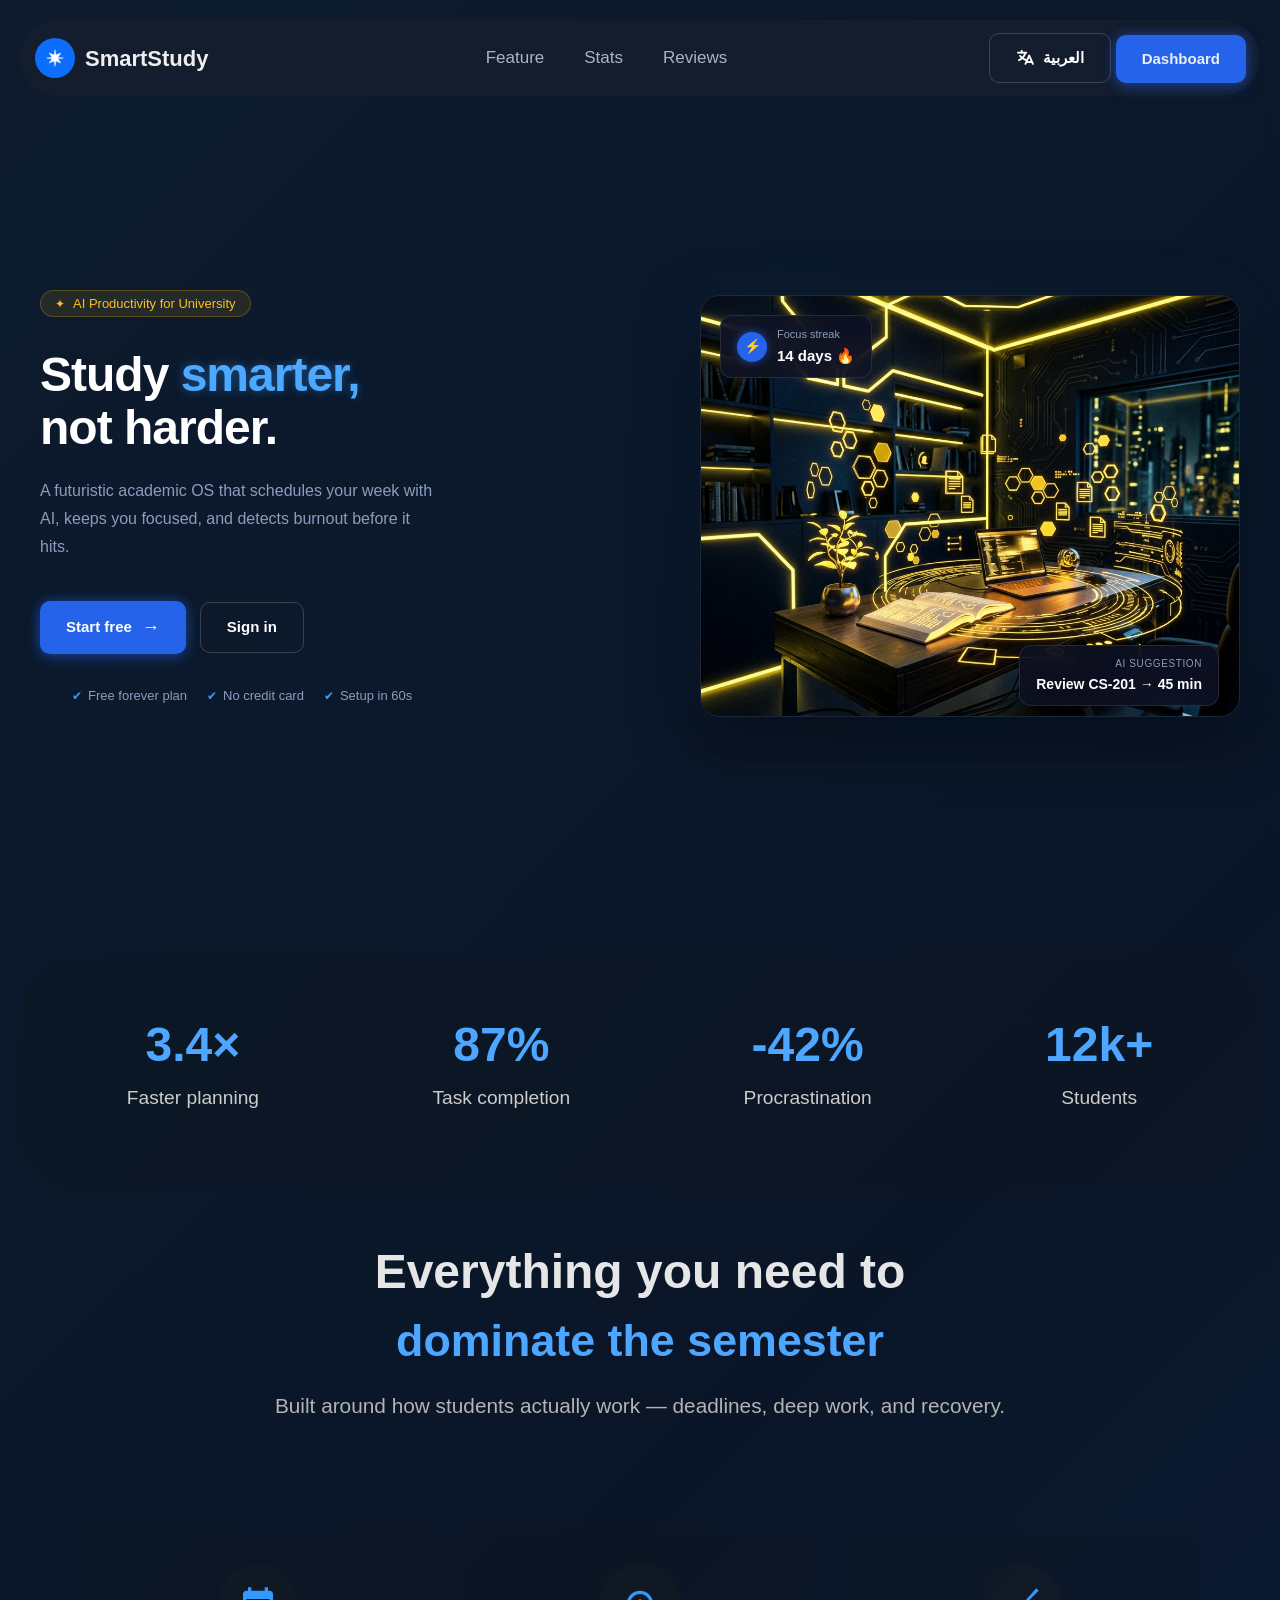
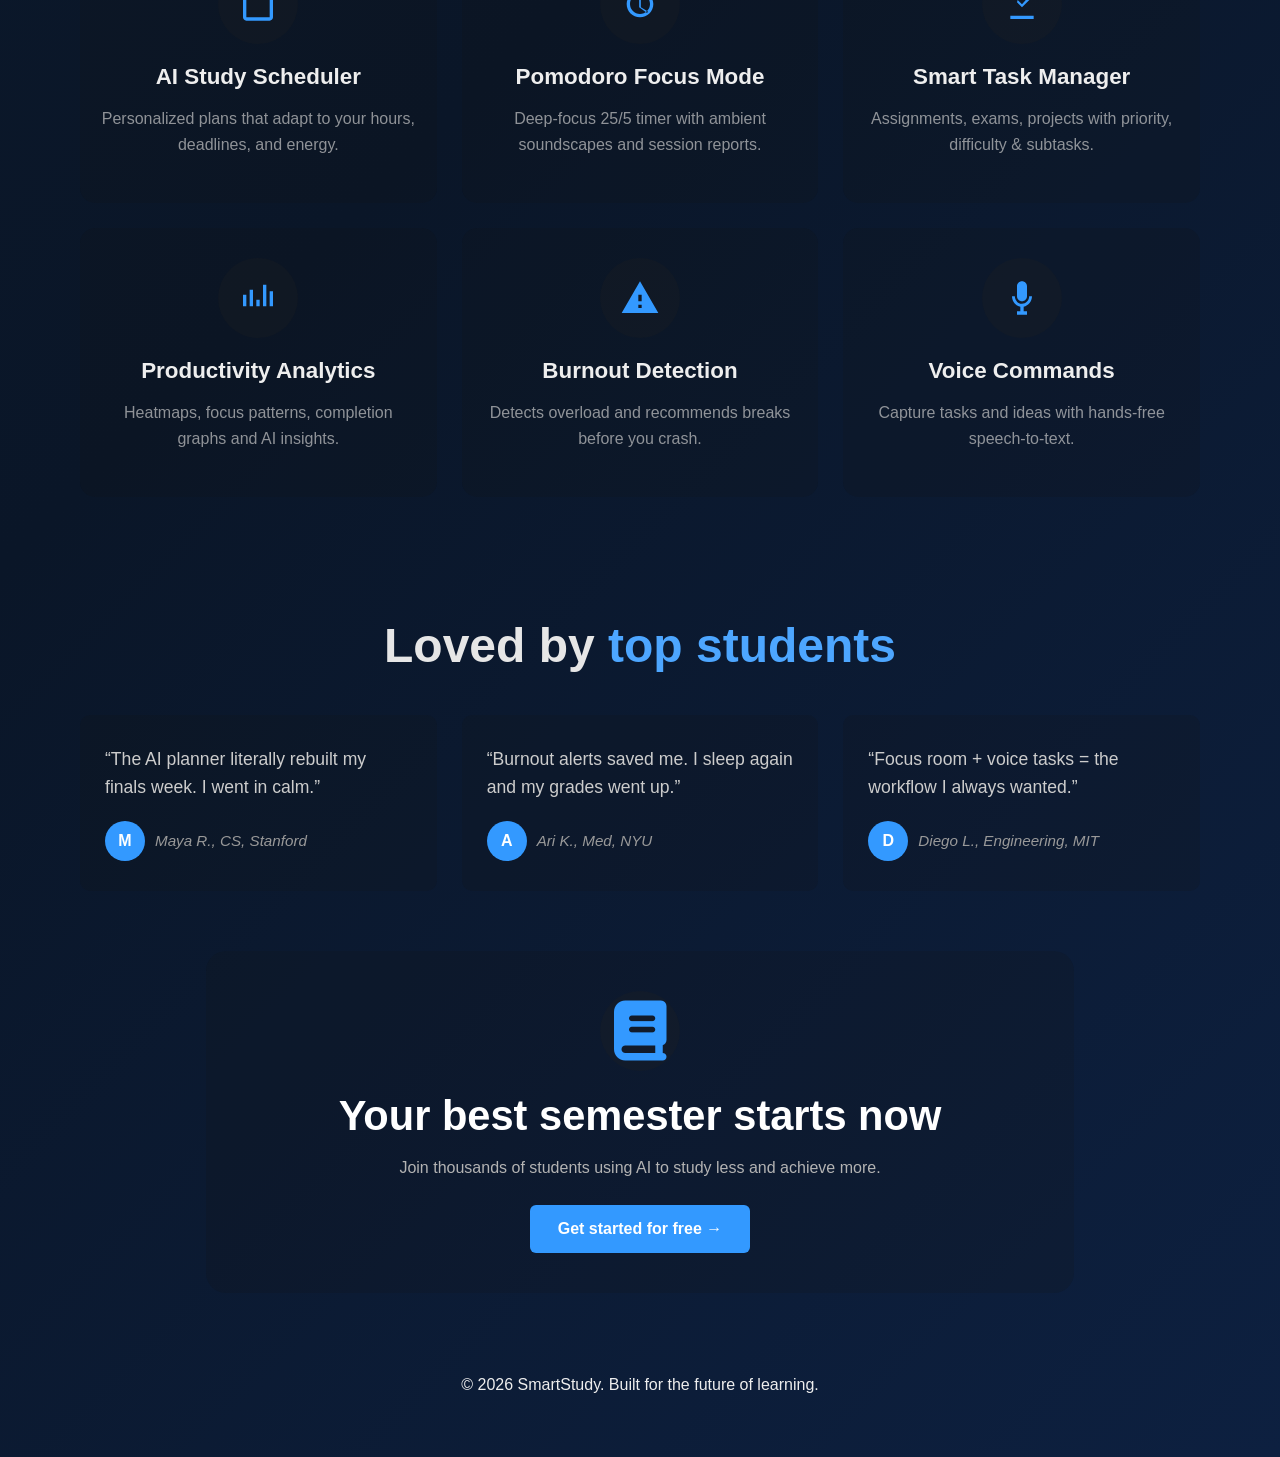
<file: index.html>
<!DOCTYPE html>
<html lang="en">
<head>
<meta charset="UTF-8">
<meta name="viewport" content="width=device-width, initial-scale=1.0">
<link rel="stylesheet" href="css/all.min.css">
<link rel="stylesheet" href="css/bootstrap.min.css">
<link rel="stylesheet" href="css/three.css">
<title>Study Planner</title>
</head>
<body>

<div class="All">
<header class="nav">
  <div class="navbar">
    <div class="logo">
      <div class="logo-icon">
        <svg width="20" height="20" viewBox="0 0 24 24" fill="none" xmlns="http://www.w3.org/2000/svg">
          <path d="M12 2L13.09 8.26L19 6L15.45 11.25L22 12L15.45 12.75L19 18L13.09 15.74L12 22L10.91 15.74L5 18L8.55 12.75L2 12L8.55 11.25L5 6L10.91 8.26L12 2Z" fill="white" stroke="white" stroke-width="0.5" stroke-linejoin="round"/>
        </svg>
      </div>
      <span class="logo-text">SmartStudy</span>
    </div>
  </div>

  <div class="list">
    <ul>
      <li><a href="#target-text" data-en="Feature" data-ar="المميزات">Feature</a></li>
      <li><a href="#state" data-en="Stats" data-ar="الإحصائيات">Stats</a></li>
      <li><a href="#review" data-en="Reviews" data-ar="آراء الطلاب">Reviews</a></li>
    </ul>
  </div>

  <div class="btn1">
    <a class="bt" href="#" role="button" id="lang-toggle">
      <i class="fa-solid fa-language"></i> <span id="lang-text">العربية</span>
    </a>
    <a class="btn btn-primary" href="dashboard.html" role="button" data-en="Dashboard" data-ar="لوحة التحكم">Dashboard</a>
  </div>
</header>
</div>

<section class="hero">
  <!-- ══ LEFT ══ -->
  <div class="hero-left">
    <span class="badge">
      <span class="badge-star">✦</span>
      <span data-en="AI Productivity for University" data-ar="إنتاجية بالذكاء الاصطناعي للجامعة">AI Productivity for University</span>
    </span>

    <h1 class="hero-title"
        data-en-html="Study <span class='highlight'>smarter,</span><br> not harder."
        data-ar-html="ادرس <span class='highlight'>بذكاء،</span><br> مش بجهد زايد.">
      Study <span class="highlight">smarter,</span><br>
      not harder.
    </h1>

    <p class="hero-subtitle"
       data-en="A futuristic academic OS that schedules your week with AI, keeps you focused, and detects burnout before it hits."
       data-ar="نظام أكاديمي مستقبلي بيرتب أسبوعك بالذكاء الاصطناعي، يخليك مركّز، وبيكتشف الإرهاق قبل ما يصير.">
      A futuristic academic OS that schedules your week with AI, keeps you focused, and detects burnout before it hits.
    </p>

    <div class="hero-buttons">
      <a href="dashboard.html" class="btn-primary" id="btn-start">
        <span data-en="Start free" data-ar="ابدأ مجانًا">Start free</span> <span class="arrow">→</span>
      </a>
      <a href="signup.html" class="btn-secondary" id="btn-signin" data-en="Sign in" data-ar="تسجيل الدخول">Sign in</a>
    </div>

    <ul class="trust-list">
      <li data-en="Free forever plan" data-ar="خطة مجانية للأبد">Free forever plan</li>
      <li data-en="No credit card" data-ar="بدون بطاقة ائتمان">No credit card</li>
      <li data-en="Setup in 60s" data-ar="إعداد خلال 60 ثانية">Setup in 60s</li>
    </ul>
  </div>

  <!-- ══ RIGHT ══ -->
  <div class="hero-right">
    <div class="hero-image-wrap">
      <div class="float-card float-card-top">
        <span class="flash-icon">⚡</span>
        <div class="card-text">
          <div class="label" data-en="Focus streak" data-ar="أيام التركيز المتتالية">Focus streak</div>
          <div class="value" data-en="14 days 🔥" data-ar="14 يوم 🔥">14 days 🔥</div>
        </div>
      </div>

      <div class="image-clip">
        <img src="image/hero_study_room_1779701119443.png" alt="Futuristic AI-powered study room with glowing yellow neon elements" />
        <div class="float-card float-card-bottom">
          <div class="label" data-en="AI Suggestion" data-ar="اقتراح الذكاء الاصطناعي">AI Suggestion</div>
          <div class="suggestion" data-en="Review CS-201 → 45 min" data-ar="مراجعة CS-201 ← 45 دقيقة">Review CS-201 → 45 min</div>
        </div>
      </div>
    </div>
  </div>
</section>

<section id="state" class="stats-container">
  <div class="stat">
    <h2>3.4×</h2>
    <p data-en="Faster planning" data-ar="تخطيط أسرع">Faster planning</p>
  </div>
  <div class="stat">
    <h2>87%</h2>
    <p data-en="Task completion" data-ar="إنجاز المهام">Task completion</p>
  </div>
  <div class="stat">
    <h2>-42%</h2>
    <p data-en="Procrastination" data-ar="التسويف">Procrastination</p>
  </div>
  <div class="stat">
    <h2>12k+</h2>
    <p data-en="Students" data-ar="طالب">Students</p>
  </div>
</section>

<div class="bannerr">
  <h1 data-en-html="Everything you need to <br><span class='ban1'>dominate the semester</span>"
      data-ar-html="كل اللي بتحتاجه عشان <br><span class='ban1'>تتفوق على الفصل الدراسي</span>">
    Everything you need to <br><span class="ban1">dominate the semester</span>
  </h1>
  <p data-en="Built around how students actually work — deadlines, deep work, and recovery."
     data-ar="مصمم حسب طريقة شغل الطلاب الحقيقية — المواعيد النهائية، التركيز العميق، والراحة.">
    Built around how students actually work — deadlines, deep work, and recovery.
  </p>
</div>

<section id="target-text" class="features">
  <div class="feature">
    <div class="icon">
      <svg xmlns="http://www.w3.org/2000/svg" viewBox="0 0 24 24"><path d="M19 4h-1V2h-2v2H8V2H6v2H5c-1.1 0-2 .9-2 2v14c0 1.1.9 2 2 2h14c1.1 0 2-.9 2-2V6c0-1.1-.9-2-2-2zm0 16H5V9h14v11z"/></svg>
    </div>
    <h3 data-en="AI Study Scheduler" data-ar="مجدول الدراسة الذكي">AI Study Scheduler</h3>
    <p data-en="Personalized plans that adapt to your hours, deadlines, and energy."
       data-ar="خطط مخصصة تتأقلم مع وقتك، مواعيدك النهائية، ومستوى طاقتك.">
      Personalized plans that adapt to your hours, deadlines, and energy.
    </p>
  </div>

  <div class="feature">
    <div class="icon">
      <svg xmlns="http://www.w3.org/2000/svg" viewBox="0 0 24 24"><path d="M12 20c4.41 0 8-3.59 8-8s-3.59-8-8-8-8 3.59-8 8 3.59 8 8 8zm0-14c3.31 0 6 2.69 6 6s-2.69 6-6 6-6-2.69-6-6 2.69-6 6-6zm-.5 3h1v5l4.25 2.52-.5.86L11.5 14V9z"/></svg>
    </div>
    <h3 data-en="Pomodoro Focus Mode" data-ar="وضع التركيز بومودورو">Pomodoro Focus Mode</h3>
    <p data-en="Deep-focus 25/5 timer with ambient soundscapes and session reports."
       data-ar="مؤقت تركيز عميق 25/5 مع أصوات محيطة وتقارير للجلسات.">
      Deep-focus 25/5 timer with ambient soundscapes and session reports.
    </p>
  </div>

  <div class="feature">
    <div class="icon">
      <svg xmlns="http://www.w3.org/2000/svg" viewBox="0 0 24 24"><path d="M9 11l3 3L22 4l-1.41-1.42L12 12.17l-2.59-2.58L9 11zM5 19h14v2H5v-2z"/></svg>
    </div>
    <h3 data-en="Smart Task Manager" data-ar="مدير مهام ذكي">Smart Task Manager</h3>
    <p data-en="Assignments, exams, projects with priority, difficulty & subtasks."
       data-ar="واجبات، امتحانات، مشاريع مع أولوية، صعوبة، ومهام فرعية.">
      Assignments, exams, projects with priority, difficulty & subtasks.
    </p>
  </div>

  <div class="feature">
    <div class="icon">
      <svg xmlns="http://www.w3.org/2000/svg" viewBox="0 0 24 24"><path d="M3 17h2v-7H3v7zm4 0h2V7H7v10zm4 0h2v-4h-2v4zm4 0h2V4h-2v13zm4 0h2v-9h-2v9z"/></svg>
    </div>
    <h3 data-en="Productivity Analytics" data-ar="تحليلات الإنتاجية">Productivity Analytics</h3>
    <p data-en="Heatmaps, focus patterns, completion graphs and AI insights."
       data-ar="خرائط حرارية، أنماط التركيز، رسوم بيانية للإنجاز، ورؤى ذكاء اصطناعي.">
      Heatmaps, focus patterns, completion graphs and AI insights.
    </p>
  </div>

  <div class="feature">
    <div class="icon">
      <svg xmlns="http://www.w3.org/2000/svg" viewBox="0 0 24 24"><path d="M1 21h22L12 2 1 21zm12-3h-2v-2h2v2zm0-4h-2v-4h2v4z"/></svg>
    </div>
    <h3 data-en="Burnout Detection" data-ar="كشف الإرهاق">Burnout Detection</h3>
    <p data-en="Detects overload and recommends breaks before you crash."
       data-ar="بيكتشف الضغط الزايد وبيقترح استراحات قبل ما تنهار.">
      Detects overload and recommends breaks before you crash.
    </p>
  </div>

  <div class="feature">
    <div class="icon">
      <svg xmlns="http://www.w3.org/2000/svg" viewBox="0 0 24 24"><path d="M12 14c1.66 0 3-1.34 3-3V5c0-1.66-1.34-3-3-3S9 3.34 9 5v6c0 1.66 1.34 3 3 3zm4.3-3c0 2.49-2.01 4.5-4.3 4.5S7.7 13.49 7.7 11H6c0 3.04 2.13 5.58 5 6.32V20H9v2h6v-2h-2v-2.68c2.87-.74 5-3.28 5-6.32h-1.7z"/></svg>
    </div>
    <h3 data-en="Voice Commands" data-ar="أوامر صوتية">Voice Commands</h3>
    <p data-en="Capture tasks and ideas with hands-free speech-to-text."
       data-ar="سجّل مهامك وأفكارك بدون ما تستخدم إيدك، بس بصوتك.">
      Capture tasks and ideas with hands-free speech-to-text.
    </p>
  </div>
</section>

<section id="review" class="testimonials">
  <h2 data-en-html="Loved by <span class='test1'>top students</span>"
      data-ar-html="بيحبوه <span class='test1'>أفضل الطلاب</span>">
    Loved by <span class="test1">top students</span>
  </h2>

  <div class="testimonial-boxes">
    <div class="testimonial">
      <p data-en="“The AI planner literally rebuilt my finals week. I went in calm.”"
         data-ar="«المخطط الذكي غيّر أسبوع امتحاناتي بالكامل. دخلت الامتحانات وأنا مرتاحة.»">
        “The AI planner literally rebuilt my finals week. I went in calm.”
      </p>
      <div class="author">
        <div class="avatar">M</div>
        <span data-en="Maya R., CS, Stanford" data-ar="مايا ر.، علوم حاسوب، ستانفورد">Maya R., CS, Stanford</span>
      </div>
    </div>

    <div class="testimonial">
      <p data-en="“Burnout alerts saved me. I sleep again and my grades went up.”"
         data-ar="«تنبيهات الإرهاق أنقذتني. رجعت أنام منيح وعلاماتي ارتفعت.»">
        “Burnout alerts saved me. I sleep again and my grades went up.”
      </p>
      <div class="author">
        <div class="avatar">A</div>
        <span data-en="Ari K., Med, NYU" data-ar="آري ك.، طب، جامعة نيويورك">Ari K., Med, NYU</span>
      </div>
    </div>

    <div class="testimonial">
      <p data-en="“Focus room + voice tasks = the workflow I always wanted.”"
         data-ar="«غرفة التركيز + المهام الصوتية = أسلوب العمل اللي كنت دايمًا بدوّر عليه.»">
        “Focus room + voice tasks = the workflow I always wanted.”
      </p>
      <div class="author">
        <div class="avatar">D</div>
        <span data-en="Diego L., Engineering, MIT" data-ar="دييغو ل.، هندسة، MIT">Diego L., Engineering, MIT</span>
      </div>
    </div>
  </div>
</section>

<section class="banner">
  <div class="icon">
    <i class="fa-solid fa-book"></i>
  </div>
  <h1 data-en="Your best semester starts now" data-ar="أفضل فصل دراسي ليك بيبدأ هلق">Your best semester starts now</h1>
  <p data-en="Join thousands of students using AI to study less and achieve more."
     data-ar="انضم لآلاف الطلاب اللي بيستخدموا الذكاء الاصطناعي يدرسوا أقل ويحققوا أكتر.">
    Join thousands of students using AI to study less and achieve more.
  </p>
  <button data-en="Get started for free →" data-ar="ابدأ مجانًا ←">Get started for free →</button>
</section>

<footer>
  <p data-en="© 2026 SmartStudy. Built for the future of learning."
     data-ar="© 2026 سمارت ستدي. مصمم لمستقبل التعلّم.">
    © 2026 SmartStudy. Built for the future of learning.
  </p>
</footer>

<script src="js/index.js"></script>
</body>
</html>
</file>
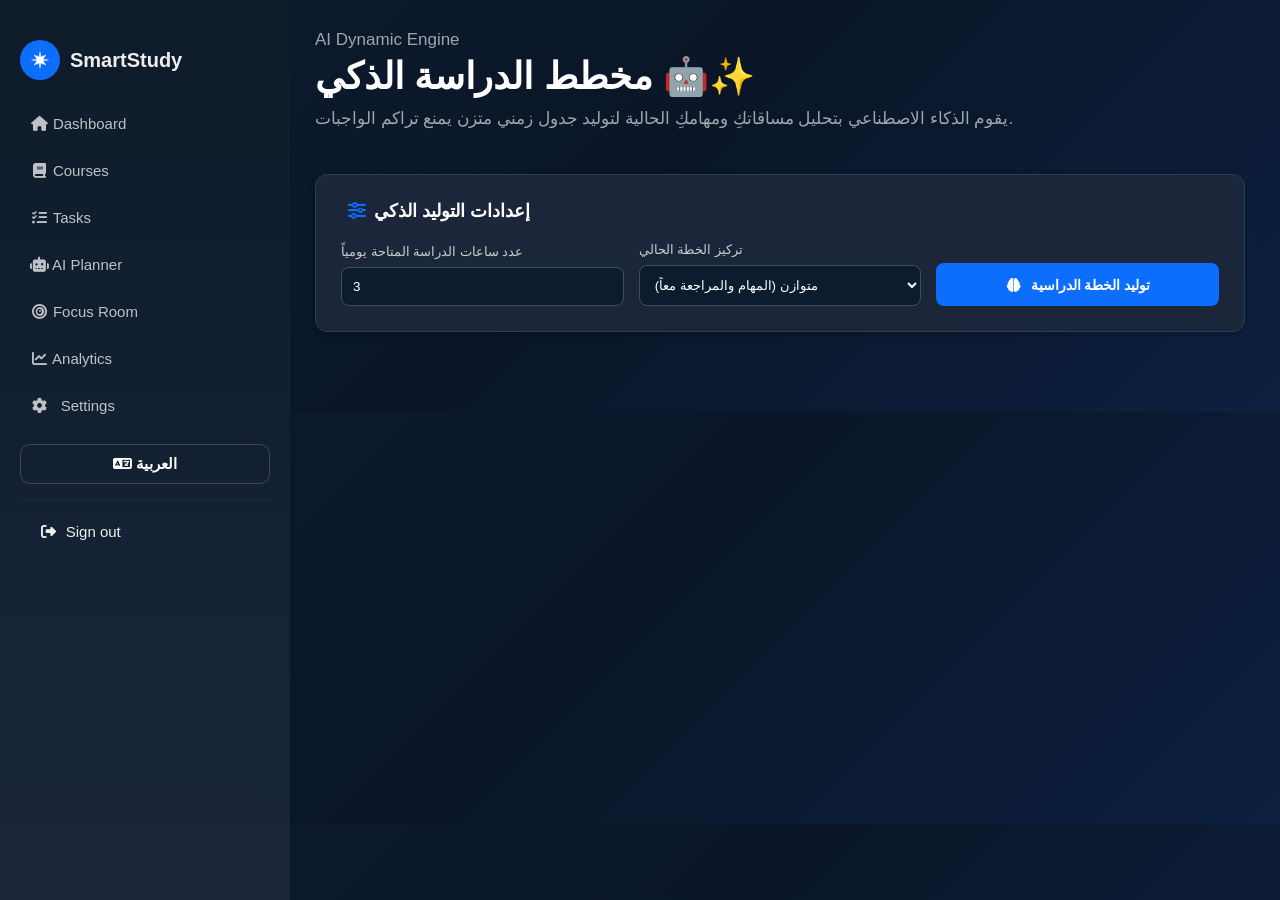
<file: ai-planner.html>
<!DOCTYPE html>
<html lang="en">
<head>
<meta charset="UTF-8">
<title>SmartStudy - AI Planner</title>
<link rel="stylesheet" href="css/all.min.css">
<link rel="stylesheet" href="https://cdnjs.cloudflare.com/ajax/libs/font-awesome/6.5.0/css/all.min.css">
<link rel="stylesheet" href="css/two.css">
</head>
<body>

<button class="toggle-btn"><i class="fas fa-bars"></i></button>

<div class="sidebar" id="sidebar">
<div class="logo">
    <div class="logo-icon">
      <svg width="20" height="20" viewBox="0 0 24 24" fill="none" xmlns="http://www.w3.org/2000/svg">
        <path d="M12 2L13.09 8.26L19 6L15.45 11.25L22 12L15.45 12.75L19 18L13.09 15.74L12 22L10.91 15.74L5 18L8.55 12.75L2 12L8.55 11.25L5 6L10.91 8.26L12 2Z" fill="white" stroke="white" stroke-width="0.5" stroke-linejoin="round"/>
      </svg>
    </div>
    <span class="logo-text">SmartStudy</span>
</div>
<ul class="menu">
    <li><a href="dashboard.html" style="color:inherit; text-decoration:none;"><i class="fas fa-home"></i> Dashboard</a></li>
    <li><a href="courses.html" style="color:inherit; text-decoration:none;"><i class="fas fa-book"></i> Courses</a></li>
    <li><a href="tasks.html" style="color:inherit; text-decoration:none;"><i class="fas fa-tasks"></i> Tasks</a></li>
    <li class="active"><a href="ai-planner.html" style="color:inherit; text-decoration:none;"><i class="fas fa-robot"></i> AI Planner</a></li>
    <li><a href="focus-room.html" style="color:inherit; text-decoration:none;"><i class="fas fa-bullseye"></i> Focus Room</a></li>
    <li><a href="analytics.html" style="color:inherit; text-decoration:none;"><i class="fas fa-chart-line"></i> Analytics</a></li>
    <li><i class="fas fa-cog"></i> Settings</li>
</ul>
<div class="language">
    <button><i class="fas fa-language"></i> العربية</button>
</div>
<div class="profile-box">
    <div class="profile-header">
      <div class="profile-icon">A</div>
      <div class="profile-text">
        <p class="profile-name">Dania aborass</p>
        <p class="profile-email">aboradania070@gmail.com</p>
      </div>
    </div>
    <div class="signout">
      <i class="fas fa-sign-out-alt"></i>
      <span>Sign out</span>
    </div>
</div>
</div>

<div class="main-content" style="padding-top: 30px;">
  
  <div class="greeting-box" style="margin-bottom: 25px;">
    <p class="time-text">AI Dynamic Engine</p>
    <p class="name-line">مخطط الدراسة الذكي 🤖✨</p>
    <p class="sub-text">يقوم الذكاء الاصطناعي بتحليل مساقاتكِ ومهامكِ الحالية لتوليد جدول زمني متزن يمنع تراكم الواجبات.</p>
  </div>

  <div class="box" style="padding: 25px; margin-bottom: 25px; background: #1b263b; border-radius: 12px; border: 1px solid #2c3d52;">
    <h3 style="margin-top:0; margin-bottom:20px; font-size:18px; font-weight: bold; color: #fff;"><i class="fas fa-sliders-h" style="color: #0D6EFD; margin-left: 5px;"></i> إعدادات التوليد الذكي</h3>
    
    <form id="planner-form" style="display: grid; grid-template-columns: repeat(auto-fit, minmax(220px, 1fr)); gap: 15px; align-items: end;">
      <div>
        <label style="display:block; margin-bottom:8px; font-size:13px; color:#ccc;">عدد ساعات الدراسة المتاحة يومياً</label>
        <input type="number" id="study-hours" min="1" max="12" value="3" required style="width:100%; padding:11px; border-radius:8px; border:1px solid #3a4f66; background:#0d1b2e; color:#fff; box-sizing: border-box;">
      </div>
      <div>
        <label style="display:block; margin-bottom:8px; font-size:13px; color:#ccc;">تركيز الخطة الحالي</label>
        <select id="plan-priority" style="width:100%; padding:11px; border-radius:8px; border:1px solid #3a4f66; background:#0d1b2e; color:#fff; box-sizing: border-box;">
          <option value="balanced">متوازن (المهام والمراجعة معاً)</option>
          <option value="urgent">التركيز على الواجبات القريبة أولاً</option>
          <option value="intensive">مكثف (إنهاء الواجبات في أقل وقت)</option>
        </select>
      </div>
      <div>
        <button type="submit" class="btn-generate" style="width: 100%; height: 43px; margin: 0; background: #0D6EFD; color: white; border: none; padding: 0 20px; border-radius: 8px; font-weight: bold; cursor: pointer; display: flex; align-items: center; justify-content: center; gap: 8px;">
          <i class="fas fa-brain"></i> توليد الخطة الدراسية
        </button>
      </div>
    </form>
  </div>

  <div id="ai-loading" style="display: none; text-align: center; padding: 40px;">
    <i class="fas fa-spinner fa-spin" style="font-size: 40px; color: #0D6EFD; margin-bottom: 15px;"></i>
    <p style="color: #b0c4de; font-size: 16px; margin: 0;">يقوم الذكاء الاصطناعي بتحليل البيانات وجدولة المواعيد...</p>
  </div>

  <div id="planner-output" style="display: none; display: grid; grid-template-columns: 1fr; gap: 20px;">
  </div>

</div>

<script src="js/ai-planner.js"></script>
</body>
</html>
</file>
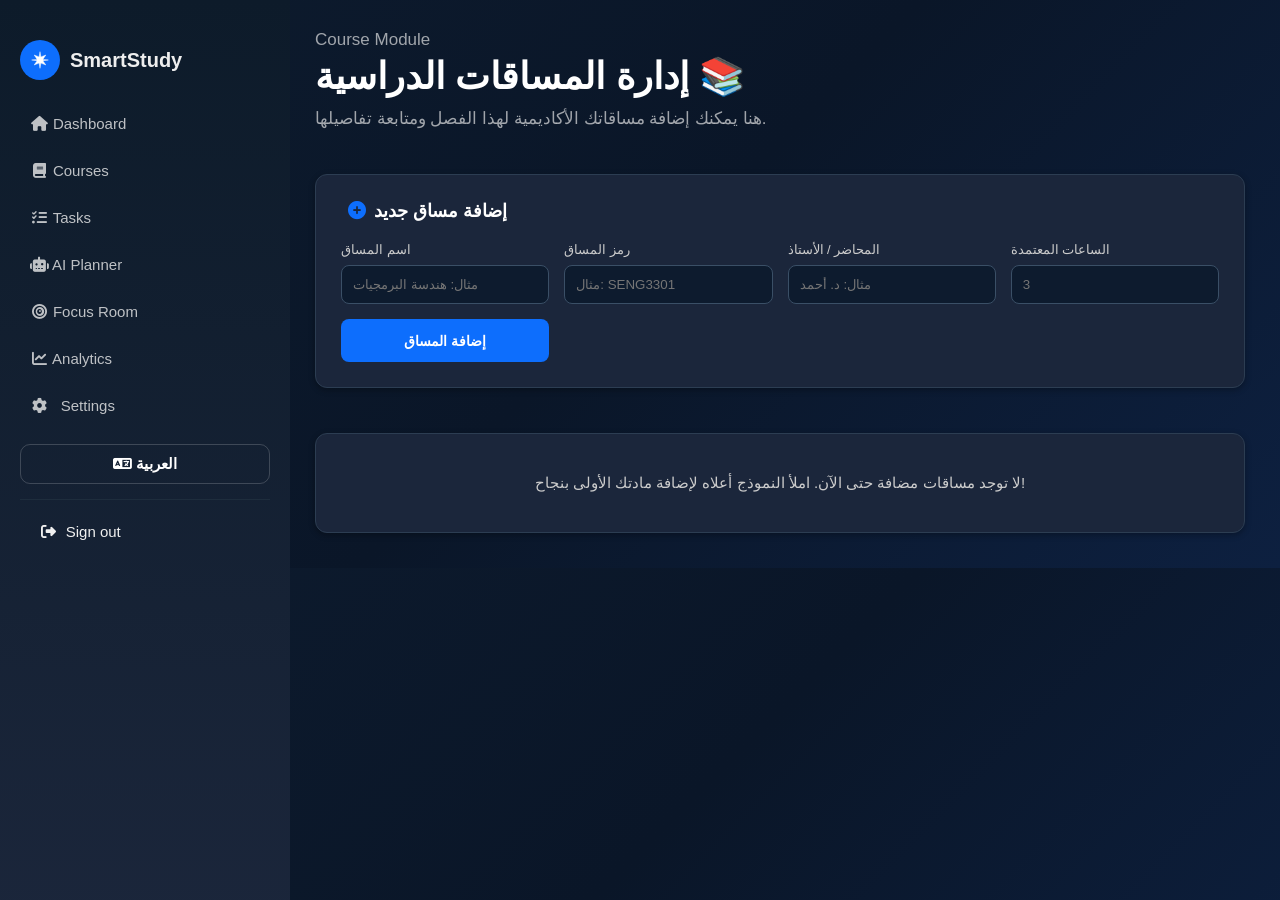
<file: courses.html>
<!DOCTYPE html>
<html lang="en">
<head>
<meta charset="UTF-8">
<title>SmartStudy - Courses Management</title>
<link rel="stylesheet" href="css/all.min.css">
<link rel="stylesheet" href="https://cdnjs.cloudflare.com/ajax/libs/font-awesome/6.5.0/css/all.min.css">
<link rel="stylesheet" href="css/two.css">
</head>
<body>

<!-- زر الهامبرجر للموبايل -->
<button class="toggle-btn"><i class="fas fa-bars"></i></button>

<!-- القائمة الجانبية الموحدة (Sidebar) -->
<div class="sidebar" id="sidebar">

<div class="logo">
   <a href="index.html">
    <div class="logo-icon">
      <svg width="20" height="20" viewBox="0 0 24 24" fill="none" xmlns="http://www.w3.org/2000/svg">
        <path d="M12 2L13.09 8.26L19 6L15.45 11.25L22 12L15.45 12.75L19 18L13.09 15.74L12 22L10.91 15.74L5 18L8.55 12.75L2 12L8.55 11.25L5 6L10.91 8.26L12 2Z" fill="white" stroke="white" stroke-width="0.5" stroke-linejoin="round"/>
      </svg>
    </div>
   </a>
    
    <span class="logo-text">SmartStudy</span>
</div>
<ul class="menu">
   <li><a href="dashboard.html" style="color:inherit; text-decoration:none;"><i class="fas fa-home"></i> Dashboard</a></li>
    <li class="active"><a href="courses.html" style="color:inherit; text-decoration:none;"><i class="fas fa-book"></i> Courses</a></li>
    <li><a href="tasks.html" style="color:inherit; text-decoration:none;"><i class="fas fa-tasks"></i> Tasks</a></li>
    <li><a href="ai-planner.html" style="color:inherit; text-decoration:none;"><i class="fas fa-robot"></i> AI Planner</a></li>
    <li><a href="focus-room.html" style="color:inherit; text-decoration:none;"><i class="fas fa-bullseye"></i> Focus Room</a></li>
    <li><a href="analytics.html" style="color:inherit; text-decoration:none;"><i class="fas fa-chart-line"></i> Analytics</a></li>
    <li><i class="fas fa-cog"></i> Settings</li>
</ul>
<div class="language">
    <button><i class="fas fa-language"></i> العربية</button>
</div>
<div class="profile-box">
    <div class="profile-header">
      <div class="profile-icon">A</div>
      <div class="profile-text">
        <p class="profile-name">Dania aborass</p>
        <p class="profile-email">aboradania070@gmail.com</p>
      </div>
    </div>
    <div class="signout">
      <i class="fas fa-sign-out-alt"></i>
      <span>Sign out</span>
    </div>
</div>
</div>

<!-- المحتوى الرئيسي لصفحة الكورسات -->
<div class="main-content" style="padding-top: 30px;">
  
  <!-- عنوان الصفحة -->
  <div class="greeting-box" style="margin-bottom: 25px;">
    <p class="time-text">Course Module</p>
    <p class="name-line">إدارة المساقات الدراسية 📚</p>
    <p class="sub-text">هنا يمكنك إضافة مساقاتك الأكاديمية لهذا الفصل ومتابعة تفاصيلها.</p>
  </div>

  <!-- نموذج إضافة مساق جديد حسب تحليل النظام -->
  <div class="box" style="padding: 25px; margin-bottom: 25px; background: #1b263b; border-radius: 12px; border: 1px solid #2c3d52;">
    <h3 style="margin-top:0; margin-bottom:20px; font-size:18px; font-weight: bold; color: #fff;"><i class="fas fa-plus-circle" style="color: #0D6EFD; margin-left: 5px;"></i> إضافة مساق جديد</h3>
    
    <form id="course-form" style="display: grid; grid-template-columns: repeat(auto-fit, minmax(200px, 1fr)); gap: 15px; align-items: end;">
      <div>
        <label style="display:block; margin-bottom:8px; font-size:13px; color:#ccc;">اسم المساق</label>
        <input type="text" id="course-name" placeholder="مثال: هندسة البرمجيات" required style="width:100%; padding:11px; border-radius:8px; border:1px solid #3a4f66; background:#0d1b2e; color:#fff; box-sizing: border-box;">
      </div>
      <div>
        <label style="display:block; margin-bottom:8px; font-size:13px; color:#ccc;">رمز المساق</label>
        <input type="text" id="course-code" placeholder="مثال: SENG3301" required style="width:100%; padding:11px; border-radius:8px; border:1px solid #3a4f66; background:#0d1b2e; color:#fff; box-sizing: border-box;">
      </div>
      <div>
        <label style="display:block; margin-bottom:8px; font-size:13px; color:#ccc;">المحاضر / الأستاذ</label>
        <input type="text" id="course-instructor" placeholder="مثال: د. أحمد" required style="width:100%; padding:11px; border-radius:8px; border:1px solid #3a4f66; background:#0d1b2e; color:#fff; box-sizing: border-box;">
      </div>
      <div>
        <label style="display:block; margin-bottom:8px; font-size:13px; color:#ccc;">الساعات المعتمدة</label>
        <input type="number" id="course-credits" min="1" max="5" placeholder="3" required style="width:100%; padding:11px; border-radius:8px; border:1px solid #3a4f66; background:#0d1b2e; color:#fff; box-sizing: border-box;">
      </div>
      <div style="grid-column: span 1;">
        <button type="submit" class="btn-generate" style="width: 100%; height: 43px; margin: 0; background: #0D6EFD; color: white; border: none; padding: 0 20px; border-radius: 8px; font-weight: bold; cursor: pointer; transition: background 0.3s;">إضافة المساق</button>
      </div>
    </form>
  </div>

  <!-- حاوية عرض الكورسات المضافة -->
  <div id="courses-container" style="display: grid; grid-template-columns: repeat(auto-fill, minmax(300px, 1fr)); gap: 20px;">
    <!-- رسالة افتراضية تظهر عند خلو النظام من الكورسات -->
    <div class="box" id="no-courses-msg" style="padding: 40px; text-align: center; grid-column: 1 / -1; background: #1b263b; border-radius: 12px; border: 1px solid #2c3d52;">
      <p style="color: #ccc; margin: 0; font-size: 15px;">لا توجد مساقات مضافة حتى الآن. املأ النموذج أعلاه لإضافة مادتك الأولى بنجاح!</p>
    </div>
  </div>

</div>

<script src="js/courses.js"></script>
</body>
</html>
</file>
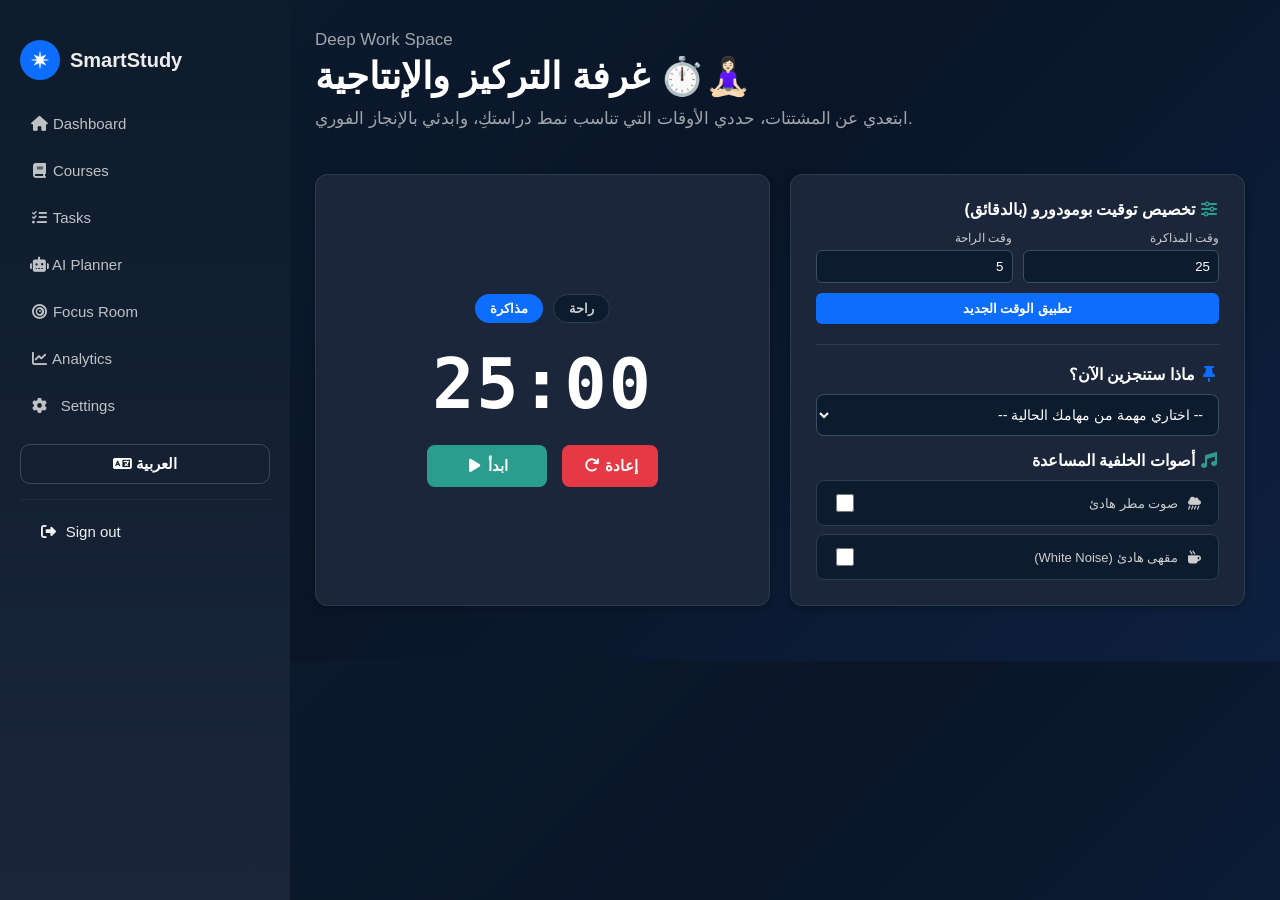
<file: focus-room.html>
<!DOCTYPE html>
<html lang="en">
<head>
<meta charset="UTF-8">
<title>SmartStudy - Focus Room</title>
<link rel="stylesheet" href="css/all.min.css">
<link rel="stylesheet" href="https://cdnjs.cloudflare.com/ajax/libs/font-awesome/6.5.0/css/all.min.css">
<link rel="stylesheet" href="css/two.css">
</head>
<body>

<button class="toggle-btn"><i class="fas fa-bars"></i></button>

<div class="sidebar" id="sidebar">
<div class="logo">
   <a href="index.html">
    <div class="logo-icon">
      <svg width="20" height="20" viewBox="0 0 24 24" fill="none" xmlns="http://www.w3.org/2000/svg">
        <path d="M12 2L13.09 8.26L19 6L15.45 11.25L22 12L15.45 12.75L19 18L13.09 15.74L12 22L10.91 15.74L5 18L8.55 12.75L2 12L8.55 11.25L5 6L10.91 8.26L12 2Z" fill="white" stroke="white" stroke-width="0.5" stroke-linejoin="round"/>
      </svg>
    </div>
   </a>
    <span class="logo-text">SmartStudy</span>
</div>
<ul class="menu">
    <li><a href="dashboard.html" style="color:inherit; text-decoration:none;"><i class="fas fa-home"></i> Dashboard</a></li>
    <li><a href="courses.html" style="color:inherit; text-decoration:none;"><i class="fas fa-book"></i> Courses</a></li>
    <li><a href="tasks.html" style="color:inherit; text-decoration:none;"><i class="fas fa-tasks"></i> Tasks</a></li>
    <li><a href="ai-planner.html" style="color:inherit; text-decoration:none;"><i class="fas fa-robot"></i> AI Planner</a></li>
    <li class="active"><a href="focus-room.html" style="color:inherit; text-decoration:none;"><i class="fas fa-bullseye"></i> Focus Room</a></li>
    <li><a href="analytics.html" style="color:inherit; text-decoration:none;"><i class="fas fa-chart-line"></i> Analytics</a></li>
    <li><i class="fas fa-cog"></i> Settings</li>
</ul>
<div class="language">
    <button><i class="fas fa-language"></i> العربية</button>
</div>
<div class="profile-box">
    <div class="profile-header">
      <div class="profile-icon">A</div>
      <div class="profile-text">
        <p class="profile-name">Dania aborass</p>
        <p class="profile-email">aboradania070@gmail.com</p>
      </div>
    </div>
    <div class="signout">
      <i class="fas fa-sign-out-alt"></i>
      <span>Sign out</span>
    </div>
</div>
</div>

<div class="main-content" style="padding-top: 30px;">
  
  <div class="greeting-box" style="margin-bottom: 25px;">
    <p class="time-text">Deep Work Space</p>
    <p class="name-line">غرفة التركيز والإنتاجية ⏱️🧘🏻‍♀️</p>
    <p class="sub-text">ابتعدي عن المشتتات، حددي الأوقات التي تناسب نمط دراستكِ، وابدئي بالإنجاز الفوري.</p>
  </div>

  <div style="display: grid; grid-template-columns: repeat(auto-fit, minmax(300px, 1fr)); gap: 20px;">
    
    <div class="box" style="padding: 30px; background: #1b263b; border-radius: 12px; border: 1px solid #2c3d52; text-align: center; display: flex; flex-direction: column; align-items: center; justify-content: center;">
      <div style="display: flex; gap: 10px; margin-bottom: 20px;">
        <button id="btn-work" style="background: #0D6EFD; color: white; border: none; padding: 6px 15px; border-radius: 20px; font-weight: bold; cursor: pointer; font-size: 13px;">مذاكرة</button>
        <button id="btn-break" style="background: #0d1b2e; color: #ccc; border: 1px solid #2c3d52; padding: 6px 15px; border-radius: 20px; font-weight: bold; cursor: pointer; font-size: 13px;">راحة</button>
      </div>

      <div id="timer-display" style="font-size: 70px; font-weight: bold; color: #fff; font-family: monospace; margin-bottom: 20px; letter-spacing: 2px;">25:00</div>

      <div style="display: flex; gap: 15px; width: 100%; justify-content: center;">
        <button id="btn-start" style="background: #2a9d8f; color: white; border: none; padding: 12px 30px; border-radius: 8px; font-weight: bold; cursor: pointer; font-size: 15px; width: 120px;"><i class="fas fa-play"></i> ابدأ</button>
        <button id="btn-pause" style="background: #e0a800; color: white; border: none; padding: 12px 30px; border-radius: 8px; font-weight: bold; cursor: pointer; font-size: 15px; width: 120px; display: none;"><i class="fas fa-pause"></i> مؤقت</button>
        <button id="btn-reset" style="background: #e63946; color: white; border: none; padding: 12px 20px; border-radius: 8px; font-weight: bold; cursor: pointer; font-size: 15px;"><i class="fas fa-redo"></i> إعادة</button>
      </div>
    </div>

    <div class="box" style="padding: 25px; background: #1b263b; border-radius: 12px; border: 1px solid #2c3d52; display: flex; flex-direction: column; gap: 15px; direction: rtl;">
      
      <div>
        <h3 style="margin: 0 0 12px 0; font-size: 16px; color: #fff;"><i class="fas fa-sliders-h" style="color: #2a9d8f;"></i> تخصيص توقيت بومودورو (بالدقائق)</h3>
        <div style="display: grid; grid-template-columns: 1fr 1fr; gap: 10px;">
          <div>
            <label style="font-size: 12px; color: #ccc; display: block; margin-bottom: 5px;">وقت المذاكرة</label>
            <input type="number" id="input-work-time" min="1" max="180" value="25" style="width:100%; padding:8px; border-radius:6px; border:1px solid #3a4f66; background:#0d1b2e; color:#fff; box-sizing: border-box;">
          </div>
          <div>
            <label style="font-size: 12px; color: #ccc; display: block; margin-bottom: 5px;">وقت الراحة</label>
            <input type="number" id="input-break-time" min="1" max="60" value="5" style="width:100%; padding:8px; border-radius:6px; border:1px solid #3a4f66; background:#0d1b2e; color:#fff; box-sizing: border-box;">
          </div>
        </div>
        <button id="btn-apply-settings" style="width:100%; margin-top:10px; background:#0D6EFD; color:white; border:none; padding:8px; border-radius:6px; font-weight:bold; cursor:pointer; font-size:13px;">تطبيق الوقت الجديد</button>
      </div>

      <hr style="border: 0; border-top: 1px solid #2c3d52; margin: 5px 0;">

      <div>
        <h3 style="margin: 0 0 10px 0; font-size: 16px; color: #fff;"><i class="fas fa-thumbtack" style="color: #0D6EFD;"></i> ماذا ستنجزين الآن؟</h3>
        <select id="focus-task-select" style="width:100%; padding:11px; border-radius:8px; border:1px solid #3a4f66; background:#0d1b2e; color:#fff; box-sizing: border-box; font-size: 14px;">
          <option value="">-- اختاري مهمة من مهامك الحالية --</option>
        </select>
      </div>

      <div>
        <h3 style="margin: 0 0 10px 0; font-size: 16px; color: #fff;"><i class="fas fa-music" style="color: #2a9d8f;"></i> أصوات الخلفية المساعدة</h3>
        <div style="display: flex; flex-direction: column; gap: 8px;">
          <div style="display: flex; justify-content: space-between; align-items: center; background: #0d1b2e; padding: 10px 15px; border-radius: 8px; border: 1px solid #2c3d52;">
            <span style="color: #ccc; font-size: 13px;"><i class="fas fa-cloud-showers-heavy" style="margin-left: 5px;"></i> صوت مطر هادئ</span>
            <input type="checkbox" id="ambient-rain" style="width: 18px; height: 18px; cursor: pointer;">
          </div>
          <div style="display: flex; justify-content: space-between; align-items: center; background: #0d1b2e; padding: 10px 15px; border-radius: 8px; border: 1px solid #2c3d52;">
            <span style="color: #ccc; font-size: 13px;"><i class="fas fa-mug-hot" style="margin-left: 5px;"></i> مقهى هادئ (White Noise)</span>
            <input type="checkbox" id="ambient-cafe" style="width: 18px; height: 18px; cursor: pointer;">
          </div>
        </div>
      </div>
    </div>

  </div>

</div>

<audio id="audio-rain" loop src="https://assets.mixkit.co/active_storage/sfx/2433/2433-84.wav"></audio>
<audio id="audio-cafe" loop src="https://assets.mixkit.co/active_storage/sfx/2458/2458-84.wav"></audio>
<audio id="audio-bell" src="https://assets.mixkit.co/active_storage/sfx/911/911-84.wav"></audio>

<script src="js/focus-room.js"></script>
</body>
</html>
</file>
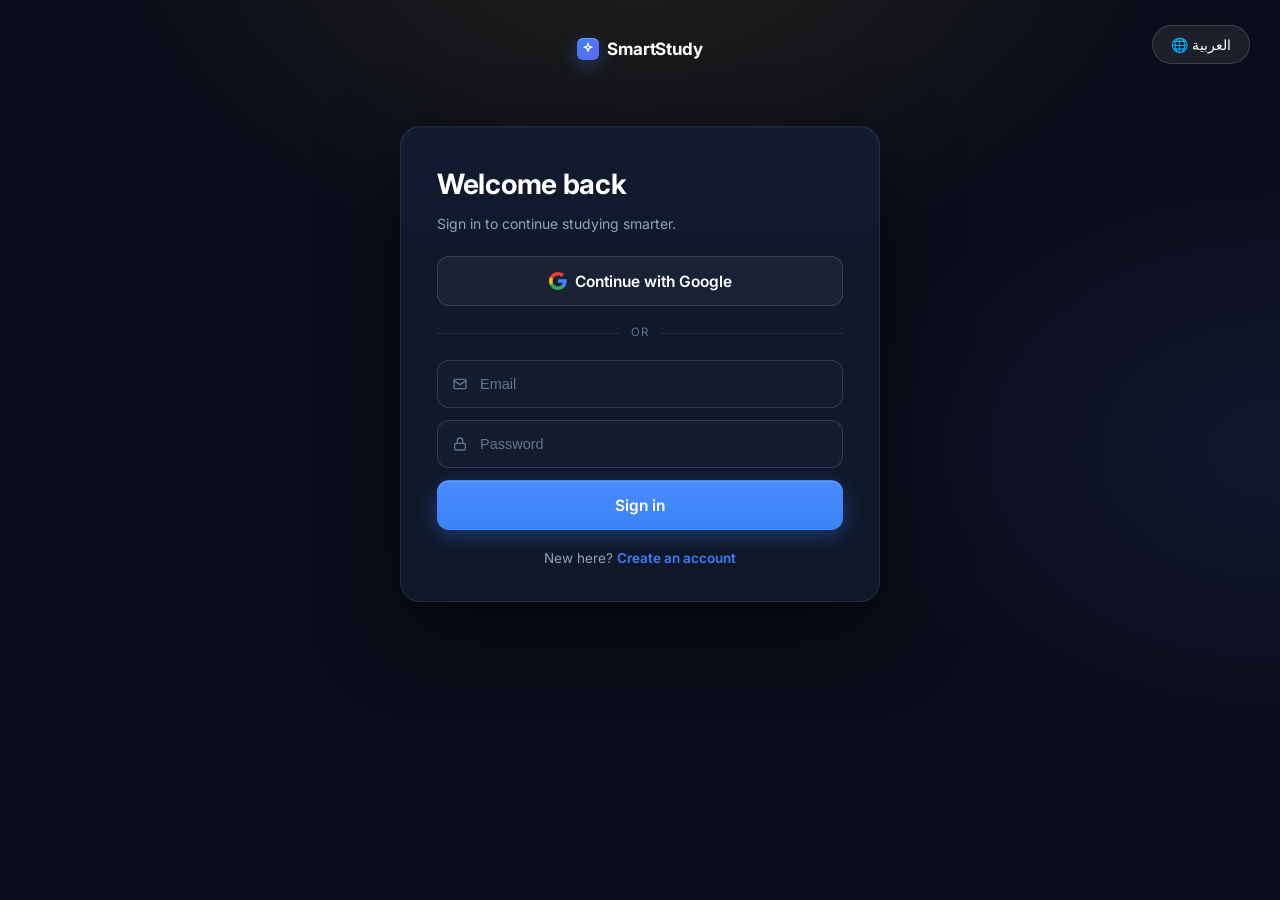
<file: login.html>
<!DOCTYPE html>
<html lang="en">
<head>
  <meta charset="UTF-8" />
  <meta name="viewport" content="width=device-width, initial-scale=1.0" />
  <title>Sign in — SmartStudy</title>
  <link rel="preconnect" href="https://fonts.googleapis.com" />
  <link rel="preconnect" href="https://fonts.gstatic.com" crossorigin />
  <link href="https://fonts.googleapis.com/css2?family=Inter:wght@400;500;600;700;800&display=swap" rel="stylesheet" />
  <link rel="stylesheet" href="styles.css" />
  <script src="js/auth.js"></script>
  <script src="js/translations.js"></script>

  <script src="https://accounts.google.com/gsi/client" async defer></script>

  <script>
    const GOOGLE_CLIENT_ID = '200121641033-c1dtivdh68ue0qfi2bbjsro4b7hpik3i.apps.googleusercontent.com';    let tokenClient = null;

    function initGoogle() {
      if (typeof google === 'undefined' || !google.accounts) return;
      tokenClient = google.accounts.oauth2.initTokenClient({
        client_id: GOOGLE_CLIENT_ID,
        scope: 'https://www.googleapis.com/auth/userinfo.profile https://www.googleapis.com/auth/userinfo.email',
        callback: handleTokenResponse,
        error_callback: handleAuthError,
      });
    }

    function handleTokenResponse(response) {
      if (!response || !response.access_token) return showError('No access token from Google.');
      Auth.api('/api/auth/google', {
        method: 'POST',
        body: { access_token: response.access_token },
      })
        .then(({ token, user }) => {
          Auth.saveSession(token, user);
          window.location.href = 'dashboard.html';
        })
        .catch(err => showError(err.message));
    }

    function handleAuthError(err) {
      if (err && err.type === 'popup_closed') return;
      showError('Google sign-in failed. Make sure your Client ID is configured.');
    }

    function continueWithGoogle() {
      if (!tokenClient) {
        return showError(GOOGLE_CLIENT_ID.startsWith('YOUR_GOOGLE_CLIENT_ID')
          ? 'Google Client ID not configured on the backend.'
          : 'Google Sign-In is still loading. Try again in a second.');
      }
      tokenClient.requestAccessToken({ prompt: 'consent' });
    }

    async function signinWithEmail(ev) {
      ev.preventDefault();
      const form = ev.target;
      const email    = form.email.value.trim();
      const password = form.password.value;
      const btn = form.querySelector('button[type="submit"]');
      btn.disabled = true;
      btn.textContent = 'Signing in…';
      try {
        const { token, user } = await Auth.api('/api/auth/signin', {
          method: 'POST',
          body: { email, password },
        });
        Auth.saveSession(token, user);
        window.location.href = 'dashboard.html';
      } catch (err) {
        showError(err.message);
        btn.disabled = false;
        btn.textContent = 'Sign in';
      }
    }

    function showError(msg) {
      const el = document.getElementById('form-error');
      el.textContent = msg;
      el.style.display = 'block';
    }

    window.addEventListener('load', () => {
      const wait = setInterval(() => {
        if (typeof google !== 'undefined' && google.accounts && google.accounts.oauth2) {
          clearInterval(wait);
          initGoogle();
        }
      }, 100);
      if (Auth.isLoggedIn()) {
        Auth.refreshMe().then(u => { if (u) window.location.href = 'dashboard.html'; });
      }
    });
  </script>
</head>
<body class="signup-page">
  <div class="language-switcher">
    <button id="langBtn">🌐 العربية</button>
  </div>

  <header class="auth-header">
    <a class="brand brand-center" href="index.html">
      <span class="brand-mark brand-mark-sm">
        <svg viewBox="0 0 24 24" width="14" height="14" fill="none" stroke="currentColor" stroke-width="2.2" stroke-linecap="round" stroke-linejoin="round">
          <path d="M12 2l1.8 5.4L19 9l-5.2 1.6L12 16l-1.8-5.4L5 9l5.2-1.6L12 2z"/>
        </svg>
      </span>
      <span class="brand-name">SmartStudy</span>
    </a>
  </header>

  <main class="auth-main">
    <section class="signup-card signup-card-standalone">
      <h1 class="signup-title signup-title-left" data-lang="welcome">Welcome back</h1>
      <p class="signup-sub signup-sub-left"data-lang="subtitle">Sign in to continue studying smarter.</p>

      <button class="btn btn-ghost btn-block btn-lg btn-google-dark" type="button" onclick="continueWithGoogle()">
        <svg width="18" height="18" viewBox="0 0 18 18" aria-hidden="true">
          <path fill="#4285F4" d="M17.64 9.2c0-.638-.057-1.252-.164-1.84H9v3.481h4.844a4.14 4.14 0 0 1-1.796 2.717v2.258h2.908c1.702-1.567 2.684-3.874 2.684-6.616z"/>
          <path fill="#34A853" d="M9 18c2.43 0 4.467-.806 5.956-2.184l-2.908-2.258c-.806.54-1.837.86-3.048.86-2.344 0-4.328-1.584-5.036-3.711H.957v2.332A8.997 8.997 0 0 0 9 18z"/>
          <path fill="#FBBC05" d="M3.964 10.71A5.41 5.41 0 0 1 3.682 9c0-.593.102-1.17.282-1.71V4.958H.957A8.996 8.996 0 0 0 0 9c0 1.452.348 2.827.957 4.042l3.007-2.332z"/>
          <path fill="#EA4335" d="M9 3.58c1.321 0 2.508.454 3.44 1.345l2.582-2.58C13.463.891 11.426 0 9 0A8.997 8.997 0 0 0 .957 4.958L3.964 7.29C4.672 5.163 6.656 3.58 9 3.58z"/>
        </svg>
        <span data-lang="google">Continue with Google</span>
      </button>

      <div class="divider"><span data-lang="or">OR</span></div>

      <div id="form-error" class="form-error" style="display:none"></div>

      <form class="signup-form" onsubmit="signinWithEmail(event)">
        <label class="field">
          <span class="field-icon">
            <svg viewBox="0 0 24 24" width="16" height="16" fill="none" stroke="currentColor" stroke-width="2" stroke-linecap="round" stroke-linejoin="round">
              <rect x="3" y="5" width="18" height="14" rx="2"/>
              <path d="M3 7l9 6 9-6"/>
            </svg>
          </span>
          <input type="email" name="email" placeholder="Email" data-lang="email" required/>
        </label>

        <label class="field">
          <span class="field-icon">
            <svg viewBox="0 0 24 24" width="16" height="16" fill="none" stroke="currentColor" stroke-width="2" stroke-linecap="round" stroke-linejoin="round">
              <rect x="4" y="11" width="16" height="10" rx="2"/>
              <path d="M8 11V7a4 4 0 1 1 8 0v4"/>
            </svg>
          </span>
          <input type="password" name="password" placeholder="Password"  data-lang="password" required/>
        </label>

        <button class="btn btn-primary btn-block btn-lg" type="submit" data-lang="signin">
          Sign in
        </button>
      </form>

      <p class="signup-foot">
        <span data-lang="newHere">New here?</span> <a href="signup.html">Create an account</a>
      </p>
    </section>
  </main>

</body>
</html>
</file>
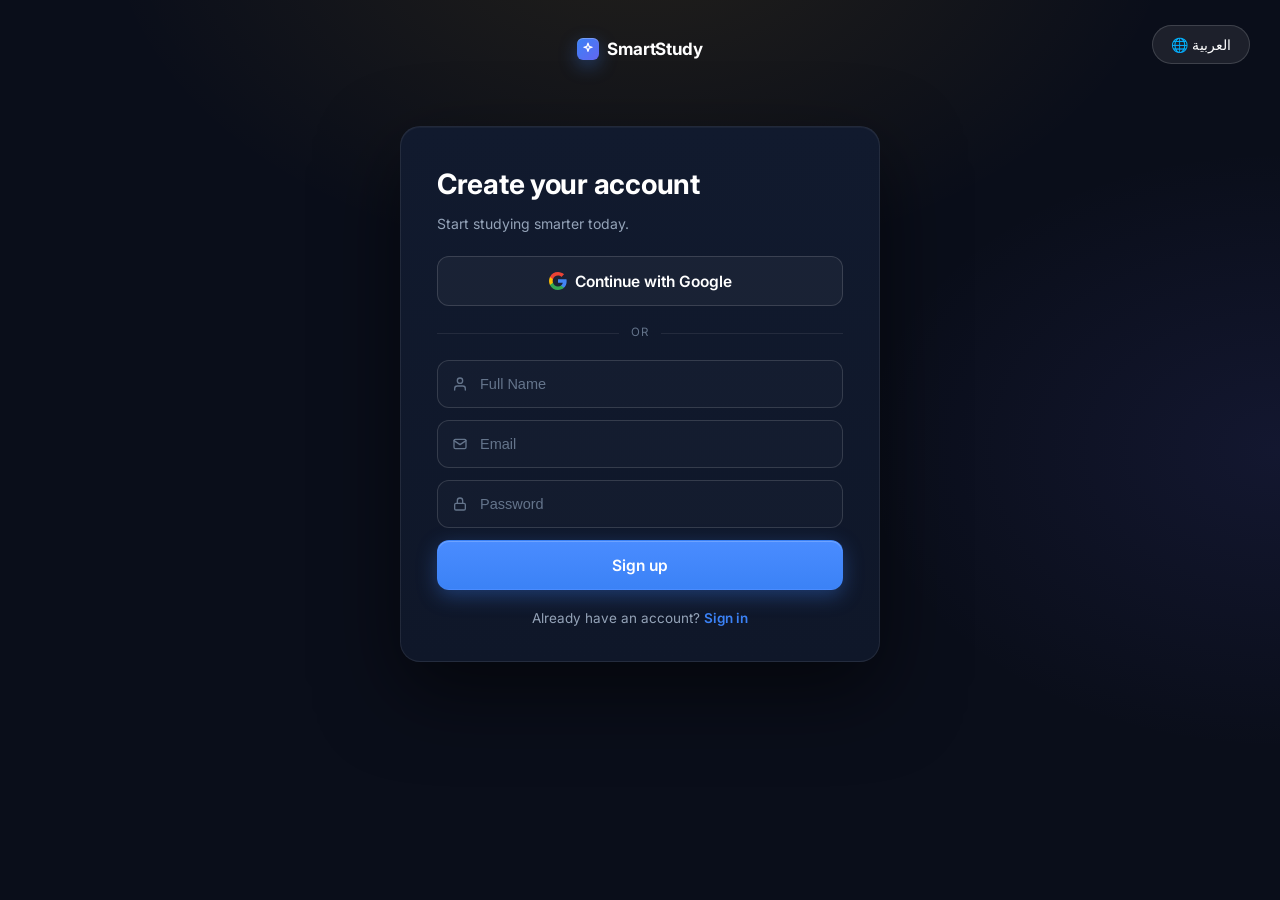
<file: signup.html>
<!DOCTYPE html>
<html lang="en">
<head>
  <meta charset="UTF-8" />
  <meta name="viewport" content="width=device-width, initial-scale=1.0" />
  <title>Create your account — SmartStudy</title>
  <link rel="preconnect" href="https://fonts.googleapis.com" />
  <link rel="preconnect" href="https://fonts.gstatic.com" crossorigin />
  <link href="https://fonts.googleapis.com/css2?family=Inter:wght@400;500;600;700;800&display=swap" rel="stylesheet" />
  <link rel="stylesheet" href="styles.css" />
  <script src="js/auth.js"></script>
  <script src="js/translations.js"></script>

  <!-- Google Identity Services (OAuth 2.0) -->
  <script src="https://accounts.google.com/gsi/client" async defer></script>

  <script>
    // ===========================================================
    //  Google OAuth 2.0 setup
    //  Replace YOUR_GOOGLE_CLIENT_ID with the Web Client ID
    //  you created in Google Cloud Console. (See README.)
    // ===========================================================
    const GOOGLE_CLIENT_ID = '200121641033-c1dtivdh68ue0qfi2bbjsro4b7hpik3i.apps.googleusercontent.com';
    let tokenClient = null;

    function initGoogle() {
      if (typeof google === 'undefined' || !google.accounts) return;
      tokenClient = google.accounts.oauth2.initTokenClient({
        client_id: GOOGLE_CLIENT_ID,
        scope: 'https://www.googleapis.com/auth/userinfo.profile https://www.googleapis.com/auth/userinfo.email',
        callback: handleTokenResponse,
        error_callback: handleAuthError,
      });
    }

    function handleTokenResponse(response) {
      if (!response || !response.access_token) {
        showError('No access token received from Google.');
        return;
      }
      // Send the access token to OUR backend. The backend verifies it with
      // Google, creates or finds the user, and returns our own JWT.
      Auth.api('/api/auth/google', {
        method: 'POST',
        body: { access_token: response.access_token },
      })
        .then(({ token, user }) => {
          Auth.saveSession(token, user);
          window.location.href = 'dashboard.html';
        })
        .catch(err => showError(err.message));
    }

    function handleAuthError(err) {
      if (err && err.type === 'popup_closed') return;
      if (err && err.message) {
        showError('Google sign-in error: ' + err.message);
      } else {
        showError('Google sign-in failed. Make sure your Client ID is configured.');
      }
    }

    async function continueWithGoogle() {
      if (!tokenClient) {
        if (GOOGLE_CLIENT_ID.startsWith('YOUR_GOOGLE_CLIENT_ID')) {
          showError(
            'Google Client ID not configured.\n\n' +
            'Open backend/.env and set GOOGLE_CLIENT_ID, then restart the server.'
          );
        } else {
          showError('Google Sign-In is still loading. Please try again in a second.');
        }
        return;
      }
      tokenClient.requestAccessToken({ prompt: 'consent' });
    }

    // Email/password signup
    async function signupWithEmail(ev) {
      ev.preventDefault();
      const form = ev.target;
      const name     = form.name.value.trim();
      const email    = form.email.value.trim();
      const password = form.password.value;

      if (password.length < 8) return showError('Password must be at least 8 characters.');

      setLoading(form.querySelector('button[type="submit"]'), true);
      try {
        const { token, user } = await Auth.api('/api/auth/signup', {
          method: 'POST',
          body: { name, email, password },
        });
        Auth.saveSession(token, user);
        window.location.href = 'dashboard.html';
      } catch (err) {
        showError(err.message);
      } finally {
        setLoading(form.querySelector('button[type="submit"]'), false);
      }
    }

    function setLoading(btn, loading) {
      btn.disabled = loading;
      btn.dataset.original = btn.dataset.original || btn.textContent;
      btn.textContent = loading ? 'Creating account…' : btn.dataset.original;
    }

    function showError(msg) {
      const el = document.getElementById('form-error');
      el.textContent = msg;
      el.style.display = 'block';
    }

    window.addEventListener('load', () => {
      const wait = setInterval(() => {
        if (typeof google !== 'undefined' && google.accounts && google.accounts.oauth2) {
          clearInterval(wait);
          initGoogle();
        }
      }, 100);

      // Already logged in? Skip the form.
      if (Auth.isLoggedIn()) {
        Auth.refreshMe().then(u => { if (u) window.location.href = 'dashboard.html'; });
      }
    });
  </script>
</head>
<body class="signup-page">
  <div class="language-switcher">
    <button id="langBtn">🌐 العربية</button>
  </div>


  <header class="auth-header">
    <a class="brand brand-center" href="index.html">
      <span class="brand-mark brand-mark-sm">
        <svg viewBox="0 0 24 24" width="14" height="14" fill="none" stroke="currentColor" stroke-width="2.2" stroke-linecap="round" stroke-linejoin="round">
          <path d="M12 2l1.8 5.4L19 9l-5.2 1.6L12 16l-1.8-5.4L5 9l5.2-1.6L12 2z"/>
        </svg>
      </span>
      <span class="brand-name">SmartStudy</span>
    </a>
  </header>

  <main class="auth-main">
    <section class="signup-card signup-card-standalone">
      <h1 class="signup-title signup-title-left" data-lang="signupTitle">Create your account</h1>
      <p class="signup-sub signup-sub-left" data-lang="signupSub">Start studying smarter in 60 seconds.</p>

      <button class="btn btn-ghost btn-block btn-lg btn-google-dark" type="button" onclick="continueWithGoogle()">
        <svg width="18" height="18" viewBox="0 0 18 18" aria-hidden="true">
          <path fill="#4285F4" d="M17.64 9.2c0-.638-.057-1.252-.164-1.84H9v3.481h4.844a4.14 4.14 0 0 1-1.796 2.717v2.258h2.908c1.702-1.567 2.684-3.874 2.684-6.616z"/>
          <path fill="#34A853" d="M9 18c2.43 0 4.467-.806 5.956-2.184l-2.908-2.258c-.806.54-1.837.86-3.048.86-2.344 0-4.328-1.584-5.036-3.711H.957v2.332A8.997 8.997 0 0 0 9 18z"/>
          <path fill="#FBBC05" d="M3.964 10.71A5.41 5.41 0 0 1 3.682 9c0-.593.102-1.17.282-1.71V4.958H.957A8.996 8.996 0 0 0 0 9c0 1.452.348 2.827.957 4.042l3.007-2.332z"/>
          <path fill="#EA4335" d="M9 3.58c1.321 0 2.508.454 3.44 1.345l2.582-2.58C13.463.891 11.426 0 9 0A8.997 8.997 0 0 0 .957 4.958L3.964 7.29C4.672 5.163 6.656 3.58 9 3.58z"/>
        </svg>
        <span data-lang="google">Continue with Google</span>
      </button>

      <div class="divider"><span data-lang="or">OR</span></div>

      <div id="form-error" class="form-error" style="display:none"></div>

      <form class="signup-form" onsubmit="signupWithEmail(event)">
        <label class="field">
          <span class="field-icon">
            <svg viewBox="0 0 24 24" width="16" height="16" fill="none" stroke="currentColor" stroke-width="2" stroke-linecap="round" stroke-linejoin="round">
              <path d="M20 21v-2a4 4 0 0 0-4-4H8a4 4 0 0 0-4 4v2"/>
              <circle cx="12" cy="7" r="4"/>
            </svg>
          </span>
          <input type="text" name="name" placeholder="Full name" data-lang="fullname" required  />
        </label>

        <label class="field">
          <span class="field-icon">
            <svg viewBox="0 0 24 24" width="16" height="16" fill="none" stroke="currentColor" stroke-width="2" stroke-linecap="round" stroke-linejoin="round">
              <rect x="3" y="5" width="18" height="14" rx="2"/>
              <path d="M3 7l9 6 9-6"/>
            </svg>
          </span>
          <input type="email" name="email" placeholder="Email"  data-lang="email" required />
        </label>

        <label class="field">
          <span class="field-icon">
            <svg viewBox="0 0 24 24" width="16" height="16" fill="none" stroke="currentColor" stroke-width="2" stroke-linecap="round" stroke-linejoin="round">
              <rect x="4" y="11" width="16" height="10" rx="2"/>
              <path d="M8 11V7a4 4 0 1 1 8 0v4"/>
            </svg>
          </span>
          <input type="password" name="password" placeholder="Password (min 8 chars)" data-lang="password"minlength="8" required />
        </label>

       <button
          class="btn btn-primary btn-block btn-lg"
          type="submit"
          data-lang="signup">
          Sign up
       </button>
      </form>

      <p class="signup-foot">
        <span data-lang="already">Already have an account?</span>
        <a href="login.html" data-lang="login">Sign in</a>
      </p>
    </section>
  </main>

</body>
</html>
</file>
<file: css/three.css>
*{
    box-sizing: border-box;
}
body{
    margin: 0;
    font-family: 'Inter', sans-serif;
    background: linear-gradient(135deg, #0d1b2e 0%, #0a1628 50%, #0d2040 100%);
    min-height: 100vh;
    align-items: flex-start;
    justify-content: center;
    padding: 20px;
}
.container{
    width: 80%;
    margin: 0 auto;
}
/*-------------------start header-------------*/
.All{
width: 100%;
}
header {
    display: flex;
    align-items: center;
    justify-content: space-between;
    background: #141d2e;
    border-radius: 50px;
    padding: 10px 14px 10px 14px;
    gap: 20px;
}
.All header .logo {
    display: flex;
    align-items: center;
    gap: 10px;
    flex-shrink: 0;
    margin:0  15px;
}
.All header .logo .logo-icon {
  background-color: #0D6EFD; /* الأزرق */
  width: 40px;   /* حجم الخلفية */
    height: 40px;
    display: flex;
    align-items: center;
    justify-content: center;
  border-radius: 50%; /* يخليها دائرة */
}
.All .logo .logo-text{
    font-weight:bolder;
    font-size: 22px;
    color: #eee;
}
.list  ul {
    display: flex;
    justify-content: space-between;
    align-items: center;
    list-style: none;
    margin: 0;
    padding: 0;
}
.list  ul li a{
    padding: 20px;
    font-size: 17px;
    font-weight: 500;
    text-decoration: none;
    color: rgba(240, 248, 255, 0.692);
    transition: all ease;
}
.list ul li a:hover{
    color: #eee;
}
.btn1 a.bt {
      display: inline-flex;
      align-items: center;
      gap: 8px;
      background: transparent;
      color: #fff;
      font-size: 15px;
      font-weight: 600;
      padding: 13px 26px;
      border-radius: 10px;
      border: 1px solid rgba(255, 255, 255, 0.18);
      cursor: pointer;
      text-decoration: none;
      transition: border-color 0.2s, background 0.2s;
    }

.btn1 a.bt:hover {
      border-color: rgba(255, 255, 255, 0.4);
      background: rgba(255, 255, 255, 0.06);
    }

.btn1 a{
  text-decoration: none;
  color: #eee;
}

/* القائمة العادية */
.list ul {
    display: flex;
    justify-content: space-between;
    align-items: center;
    list-style: none;
    margin: 0;
    padding: 0;
}

/* لما الشاشة تصغر (موبايل/تابلت) تختفي القائمة */
@media (max-width: 768px) {
.list {
    display: none;
}
}

/*---------------end header------------------*/

/*---------------start first hero section ---*/

    /* ── HERO SECTION ── */

    
    /* ── HERO SECTION ── */
    .hero {
      display: flex;
      align-items: center;
      justify-content: space-between;
      gap: 56px;
      min-height: 100vh;
      padding: 0 20px;
      margin-top: -40px ;
    }

    /* ── LEFT COLUMN ── */
    .hero-left {
      flex: 1;
      max-width: 500px;
    }

    .badge {
      display: inline-flex;
      align-items: center;
      gap: 8px;
      background: rgba(255, 183, 0, 0.1);
      border: 1px solid rgba(255, 183, 0, 0.25);
      border-radius: 999px;
      padding: 6px 14px;
      font-size: 13px;
      font-weight: 500;
      color: #fbbf24;
      margin-bottom: 32px;
    }

    .badge-star {
      font-size: 12px;
      color: #fbbf24;
    }

    /* ── HEADLINE ── */
    .hero-title {
      font-size: clamp(2rem, 4vw, 3rem);
      font-weight: 900;
      line-height: 1.1;
      color: #fff;
      margin-bottom: 22px;
      letter-spacing: -1px;
    }

    .hero-title .highlight {
      color: #4da8ff;
      text-shadow:
        0 0 8px rgba(59, 158, 255, 0.35),
        0 0 20px rgba(59, 158, 255, 0.15);
    }

    .hero-subtitle {
      font-size: clamp(0.95rem, 1.4vw, 1rem);
      color: #8b9dbc;
      line-height: 1.75;
      max-width: 400px;
      margin-bottom: 40px;
    }

    /* ── BUTTONS ── */
    .hero-buttons {
      display: flex;
      align-items: center;
      gap: 14px;
      flex-wrap: wrap;
      margin-bottom: 32px;
    }

    .btn-primary {
      display: inline-flex;
      align-items: center;
      gap: 10px;
      background: #2563eb;
      color: #fff;
      font-size: 15px;
      font-weight: 700;
      padding: 13px 26px;
      border-radius: 10px;
      border: none;
      cursor: pointer;
      text-decoration: none;
      /* Subtle glowing blue button */
      box-shadow:
        0 0 12px rgba(37, 99, 235, 0.4),
        0 4px 16px rgba(37, 99, 235, 0.3);
      transition: box-shadow 0.25s, transform 0.15s, background 0.2s;
    }

    .btn-primary:hover {
      background: #1d4ed8;
      box-shadow:
        0 0 18px rgba(37, 99, 235, 0.55),
        0 6px 20px rgba(37, 99, 235, 0.4);
      transform: translateY(-2px);
    }

    .btn-primary .arrow {
      font-size: 18px;
      transition: transform 0.2s;
    }

    .btn-primary:hover .arrow {
      transform: translateX(4px);
    }

    .btn-secondary {
      display: inline-flex;
      align-items: center;
      gap: 8px;
      background: transparent;
      color: #fff;
      font-size: 15px;
      font-weight: 600;
      padding: 13px 26px;
      border-radius: 10px;
      border: 1px solid rgba(255, 255, 255, 0.18);
      cursor: pointer;
      text-decoration: none;
      transition: border-color 0.2s, background 0.2s;
    }

    .btn-secondary:hover {
      border-color: rgba(255, 255, 255, 0.4);
      background: rgba(255, 255, 255, 0.06);
    }

    /* ── TRUST BADGES ── */
    .trust-list {
      display: flex;
      flex-wrap: wrap;
      gap: 20px;
      list-style: none;
    }

    .trust-list li {
      display: flex;
      align-items: center;
      gap: 6px;
      font-size: 13px;
      color: #8b9dbc;
    }

    .trust-list li::before {
      content: '✔';
      color: #3b9eff;
      font-size: 12px;
    }

    /* ── RIGHT COLUMN ── */
    .hero-right {
      flex: 1;
      max-width: 540px;
      position: relative;
    }

    /* Outer wrap — position relative for absolute cards, NO overflow hidden */
    .hero-image-wrap {
      position: relative;
    }

    /* Inner clip — rounds corners and clips the image only */
    .image-clip {
      border-radius: 20px;
      overflow: hidden;
      border: 1px solid rgba(255, 255, 255, 0.07);
      box-shadow:
        0 0 60px rgba(59, 158, 255, 0.07),
        0 20px 60px rgba(0, 0, 0, 0.55);
      position: relative;
    }

    .image-clip img {
      width: 100%;
      max-height: 420px;
      display: block;
      object-fit: cover;
      object-position: center;
    }

    /* ── FLOATING CARDS ── */
    .float-card {
      position: absolute;
      background: rgba(13, 17, 35, 0.88);
      backdrop-filter: blur(14px);
      -webkit-backdrop-filter: blur(14px);
      border: 1px solid rgba(255, 255, 255, 0.1);
      border-radius: 12px;
      padding: 10px 16px;
      white-space: nowrap;
      z-index: 10;
    }

    /* TOP-LEFT — floats over the top-left of the image */
    .float-card-top {
      top: 20px;
      left: 20px;
      display: flex;
      align-items: center;
      gap: 10px;
    }

    .flash-icon {
      display: inline-flex;
      align-items: center;
      justify-content: center;
      width: 30px;
      height: 30px;
      background: #2563eb;
      border-radius: 50%;
      font-size: 14px;
      flex-shrink: 0;
      box-shadow: 0 0 10px rgba(37, 99, 235, 0.6);
    }

    .float-card-top .card-text .label {
      font-size: 11px;
      color: #8b9dbc;
      margin-bottom: 2px;
    }

    .float-card-top .card-text .value {
      font-size: 15px;
      font-weight: 700;
      color: #fff;
    }

    /* BOTTOM-RIGHT — overlaps the bottom-right corner of the image */
    .float-card-bottom {
      bottom: 10px;
      right: 20px;
      text-align: right;
    }

    .float-card-bottom .label {
      font-size: 10px;
      color: #8b9dbc;
      margin-bottom: 3px;
      text-transform: uppercase;
      letter-spacing: 0.6px;
    }

    .float-card-bottom .suggestion {
      font-size: 14px;
      font-weight: 700;
      color: #fff;
    }

    /* ── RESPONSIVE ── */
    @media (max-width: 900px) {
      .hero {
        flex-direction: column;
        padding: 56px 6%;
        gap: 48px;
        min-height: unset;
        text-align: center;
      }

      .hero-left {
        max-width: 100%;
      }

      .hero-subtitle {
        max-width: 100%;
        margin-left: auto;
        margin-right: auto;
      }

      .hero-buttons {
        justify-content: center;
      }

      .trust-list {
        justify-content: center;
      }

      .hero-right {
        max-width: 100%;
        width: 100%;
      }
    }

    @media (max-width: 480px) {
      .hero { padding: 36px 5%; }

      .hero-title {
        font-size: 2.2rem;
      }

      .btn-primary,
      .btn-secondary {
        width: 100%;
        justify-content: center;
      }

      .float-card-bottom .suggestion {
        font-size: 12px;
      }
    }
/*------------end hero1--------------*/

/*-----------start hero2------------*/
.stats-container {
      display: flex;
      justify-content: space-around;
      align-items: center;
      flex-wrap: wrap; /* عشان يكون ريسبونشيف */
      padding: 40px 20px;
      background-color: #1111112d;
      border-radius: 60px;
    }

    .stat {
      text-align: center;
      margin: 20px;
    }

    .stat h2 {
      font-size: 3rem; /* أكبر */
      font-weight: bold; /* غامق */
      color: #4da6ff; /* أزرق للأرقام */
      margin: 0;
    }

    .stat p {
      font-size: 1.2rem;
      color: #ccc; /* رمادي للنص */
      margin-top: 10px;
    }
/*-------end her02 --------------*/
/*-------start div word----*/
.bannerr {
      color: #fff;
      padding: 50px 20px; /* مسافات أكبر */
      text-align: center;
    }

.bannerr h1 {
      font-size: 3rem; /* أكبر */
      font-weight: 700; /* غامق */
      margin-bottom: 14px;
      line-height: 1.4;
      color: #e6e6e6; /* أبيض فاتح */
    }
.bannerr span{
    font-weight: 600;
    font-size: 2.8rem;
    color: #4da6ff;
    
}
    .bannerr p {
      font-size: 1.3rem;
      color: #b3b3b3; /* رمادي أفتح */
      max-width: 800px;
      margin: 0 auto;
      line-height: 1.8;
    }

    /* Responsive */
    @media (max-width: 768px) {
      .banner h1 {
        font-size: 2.2rem;
      }
      .banner p {
        font-size: 1.1rem;
      }
    }
/*------end div word ----------*/

/*------start 6 div-------*/
.features {
      display: grid;
      grid-template-columns: repeat(3, 1fr);
      gap: 25px;
      padding: 60px;
    }
    .feature {
      background-color: #1111112d;
      border-radius: 15px;
      padding: 30px 20px;
      text-align: center;
      transition: transform 0.3s ease;
    }
    .feature:hover {
      transform: translateY(-5px);
    }
    .icon {
      width: 80px;
      height: 80px;
      border-radius: 50%; /* دائرة */
      background-color: #22222241;
      display: flex;
      align-items: center;
      justify-content: center;
      margin: 0 auto 20px;
      transition: background-color 0.3s ease, box-shadow 0.3s ease;
    }

    .icon svg {
      width: 40px;
      height: 40px;
      fill: #3399ff; /* أزرق فاتح */
      transition: fill 0.3s ease;
    }

    .icon:hover {
      background-color: #1a1a1a; /* خلفية أغمق عند الهوفر */
      box-shadow: 0 0 15px #66ccff; /* Glow أزرق فاتح */
    }
    .feature h3 {
      font-size: 1.4rem;
      font-weight: bold;
      margin-bottom: 15px;
      color: #eee;
    }
    .feature p {
      font-size: 1rem;
      color: #ccccccaf;
      line-height: 1.6;
    }
    @media (max-width: 992px) {
      .features {
        grid-template-columns: repeat(2, 1fr);
      }
    }
    @media (max-width: 600px) {
      .features {
        grid-template-columns: 1fr;
      }
    }
/*-------end 6 div--------*/

/*------start 3 div ---------*/
.testimonials {
      padding: 60px;
      text-align: center;
    }

    .testimonials h2 {
      font-size: 3rem;
      font-weight: bold;
      margin-bottom: 40px;
      color: #e6e6e6;
    }
.testimonials h2 span.test1{
    color: #4da6ff;
}
    .testimonial-boxes {
      display: grid;
      grid-template-columns: repeat(3, 1fr);
      gap: 25px;
    }

    .testimonial {
      background-color: #1111112d;
      border-radius: 10px;
      padding: 30px 25px;
      text-align: left;
      transition: transform 0.3s ease;
    }

    .testimonial:hover {
      transform: translateY(-5px);
    }

    .testimonial p {
      font-size: 1.1rem;
      color: #ccc;
      line-height: 1.6;
      margin-bottom: 20px;
    }

    .author {
      display: flex;
      align-items: center;
      gap: 10px;
    }

    .avatar {
      width: 40px;
      height: 40px;
      border-radius: 50%;
      background-color: #3399ff; /* أزرق فاتح */
      display: flex;
      align-items: center;
      justify-content: center;
      font-size: 1rem;
      font-weight: bold;
      color: #fff;
    }

    .author span {
      font-size: 0.95rem;
      color: #999;
      font-style: italic;
    }

    @media (max-width: 992px) {
      .testimonial-boxes {
        grid-template-columns: repeat(2, 1fr);
      }
    }

    @media (max-width: 600px) {
      .testimonial-boxes {
        grid-template-columns: 1fr;
      }
    }
/*-------end 3 div --------*/
/**/
.banner {
      width: 70%;                 /* العرض كامل */
      min-height: 280px;           /* الطول قصير */
      background-color: #1111112d;
      text-align: center;          /* المحتوى بالنص */
      padding: 40px 20px;          /* مسافة داخلية متوازنة */
      color: #fff;
      display: flex;
      flex-direction: column;
      justify-content: center;     /* المحتوى بالنص عموديًا */
      align-items: center;         /* المحتوى بالنص أفقيًا */
      margin: 0 auto;
      border-radius: 20px;
    }

    .icon {
      margin-bottom: 20px;
    }

    .icon i {
      font-size: 60px;       /* حجم الأيقونة مضبوط */
      color: #3399ff;        /* الأزرق الفاتح */
    }

    .banner h1 {
      font-size: 2.6rem;
      font-weight: bold;
      margin-bottom: 15px;
      color: #fff;
    }

    .banner p {
      font-size: 1rem;
      color: #b3b3b3;
      margin-bottom: 25px;
      line-height: 1.5;
      max-width: 700px;      /* يحدد عرض النص */
    }

    .banner button {
      background-color: #3399ff;
      color: #fff;
      border: none;
      padding: 12px 28px;
      font-size: 1rem;
      font-weight: bold;
      border-radius: 6px;
      cursor: pointer;
      transition: background-color 0.3s ease, box-shadow 0.3s ease;
    }

    .banner button:hover {
      background-color: #66ccffd3;
      box-shadow: 0 0 15px #66ccff;
    }

    @media (max-width: 768px) {
      .banner h1 {
        font-size: 2rem;
      }
      .banner p {
        font-size: 1rem;
      }
      .banner button {
        font-size: 0.95rem;
        padding: 10px 24px;
      }
    }
/**/
/*--------start footer ----------*/
  footer {
      width: 100%;
      text-align: center;          /* النص بالنص */
      padding: 80px 10px 40px 10px;          /* الطول قصير */
      position: relative;
      bottom: 0;
    }

    footer p {
      color: #eee;
      font-size: 1rem;
      margin: 0;
    }
/*--------end footer -----------*/
</file>
<file: css/two.css>
body{
  margin: 0;
  font-family: Arial, sans-serif;
    background: linear-gradient(135deg, #0d1b2e 0%, #0a1628 50%, #0d2040 100%);
    display: flex;          /* ✅ العنصر الأب صار Flex */
  flex-direction: row;    /* يخلي الـ sidebar على اليسار والمحتوى على اليمين */

}

/* زر الهامبرجر */
.toggle-btn {
  display: none;
  font-size: 22px;
  background: none;
  border: none;
  color: #ccc;
  padding: 15px;
  cursor: pointer;
  position: fixed;
  top: 20px;
  left: 15px;
  z-index: 1000;
}
/* لما يكون الـ Sidebar مفتوح نخلي الأيقونة بيضاء */
.toggle-btn.active {
  color: #fff;
}
/* Sidebar */
.sidebar {
  width: 250px;
  height: 100vh;
  background: linear-gradient(180deg, #0d1b2a, #1b263b);
  color: #f0f0f0;
  flex-shrink: 0;
  flex-direction: column;
  justify-content: space-between;
  padding: 20px;
  position: fixed;
  left: 0;
  top: 0;
  transition: transform 0.3s ease;
}

/* مخفي افتراضيًا على الموبايل */
.sidebar.hidden {
  transform: translateX(-100%);
}

/* Logo */
.logo {
  display: flex;
  align-items: center;
  gap: 10px;
  margin: 20px 0;
}
 .logo-icon {
  background-color: #0D6EFD;
  width: 40px;
  height: 40px;
  display: flex;
  align-items: center;
  justify-content: center;
  border-radius: 50%;
}
.logo .logo-text {
  font-weight: bolder;
  font-size: 20px;
  color: #eee;
}

/* Menu */
.menu {
  list-style: none;
  padding: 0;
  margin: 0;
}
.menu li {
  display: flex;
  align-items: center;
  gap: 12px;
  padding: 15px 10px;
  font-size: 15px;
  cursor: pointer;
  color: #f0f0f0c7;
  transition: color 0.3s;
}
.menu li:hover {
  color: #66ccff;
}

/* Language */
.language {
  margin-top: 15px;
  padding-bottom: 15px;
  border-bottom: 1px solid #1e2d3d;
}
.language button {
  display: inline-block;
  align-items: center;
  gap: 8px;
  background: transparent;
  color: #fff;
  font-size: 15px;
  font-weight: 600;
  padding: 10px;
  width: 100%;
  border-radius: 10px;
  border: 1px solid rgba(255, 255, 255, 0.18);
  cursor: pointer;
  transition: background 0.2s;
}
.language button:hover {
  background: rgba(255, 255, 255, 0.06);
}

/* Profile */
.profile-box {
  padding: 15px 7px;
}
.profile-header {
  display: none;
  align-items: center;
  gap: 12px;
  margin-bottom: 12px;
}
.profile-icon {
  background-color: #0D6EFD;
  width: 45px;
  height: 45px;
  border-radius: 50%;
  display: flex;
  align-items: center;
  justify-content: center;
  font-weight: bold;
  font-size: 18px;
  color: #fff;
}
.profile-text {
  display: flex;
  flex-direction: column;
}
.profile-name {
  font-weight: bold;
  font-size: 16px;
  margin: 0;
}
.profile-email {
  font-size: 13px;
  color: #aaa;
  margin: 3px 0 0 0;
}
.signout {
  display: flex;
  align-items: center;
  gap: 8px;
  color: #f0f0f0;
  font-size: 15px;
  cursor: pointer;
  padding: 8px 12px;
  border-radius: 6px;
  transition: background 0.3s;
}
.signout:hover {
  background: rgba(255, 255, 255, 0.15);
  color: #0d1b2a;
  width: calc(100% - 20px);
}

@media (max-width: 768px) {
  .sidebar {
    display: none; /* يخفي الـ Sidebar */
    position: fixed; /* يخليه Overlay */
    top: 0;
    left: 0;
    width: 250px;
    height: 100vh;
    z-index: 999; /* فوق المحتوى */
    transform: translateX(-100%);
    transition: transform 0.3s ease;
  }

  .sidebar.show {
    display: block;
    transform: translateX(0); /* يظهر عند الضغط */
  }

  .main-content {
    margin-left: 0;   /* يلغي المسافة */
    width: 100%;      /* ياخد العرض كامل */
    padding: 20px;
  }

  .toggle-btn {
    display: block; /* يظهر زر التوقل */
  }
}

/**/
/* Main Content */
.main-content {
  flex: 1;
  padding: 35px;
    margin-left:280px;   /* ✅ يترك مساحة للـ sidebar */
  display: grid;
  grid-template-rows: auto auto 1fr;
  gap: 20px;
}
/* صندوق التحية */
.greeting-box {
  border-radius: 8px;
  color: #fff;
}

/* السطر الأول */
.time-text {
  font-size: 17px;
  color: #eeeeeea8; /* أبيض فاتح */
  margin: 0 0 5px 0;
}

/* الاسم + الإيموجي */
.name-line {
  font-size: 37px;
  font-weight: bold;
  display: flex;
  align-items: center;
  gap: 8px;
  margin: 0 0 10px 0;
}

/* النص الثانوي */
.sub-text {
  font-size: 17px;
  color: #eeeeeea8;
  margin: 0;
}

/* ريسپونسيف */
@media (max-width: 768px) {
  .greeting-box {
    padding: 15px;
    text-align: center;
  }
  .name-line {
    justify-content: center;
    font-size: 24px;
  }
}

/**/

/* الحاوية */
.cards {
  display: grid;
  grid-template-columns: repeat(4, 1fr);
  gap: 20px;
  padding: 30px  0px;
}

/* الكرت */
.card {
  background: #1b263bdc;
  color: #fff;
  padding: 25px;
  border-radius: 20px;
  box-shadow: 0 2px 6px rgba(0,0,0,0.3);
}

/* الصف الأول: الأيقونة + السهم مقابله */
.icon-row {
  display: flex;
  align-items: center;
  justify-content: space-between; /* يخلي السهم مقابِل الأيقونة */
  margin-bottom: 15px;
}

/* الأيقونة داخل دائرة */
.icon-circle {
  background: rgba(255,255,255,0.08);
  width: 50px;
  height: 50px;
  border-radius: 50%;
  display: flex;
  align-items: center;
  justify-content: center;
}

.icon-circle i {
  font-size: 20px;
  color: #0D6EFD; /* الأزرق */
}

/* السهم الأخضر العادي */
.arrow i {
  font-size: 20px;
  color: #4CAF50; /* أخضر */
}

/* الرقم */
.card h2 {
  margin: 0;
  font-size: 30px;
  font-weight: bold;
}

/* النص */
.card p {
  margin: 5px 0 0;
  font-size: 14px;
  color: #ccccccd0;
}
@media (max-width: 768px) {
  .sidebar {
    display: none; /* يخفي الـ Sidebar */
  }
  .main-content {
    margin-left: 0;   /* ✅ يلغي المسافة */
    width: 100%;      /* ✅ ياخد العرض كامل */
  }
}
@media (max-width: 768px) {
  .sidebar {
    display: none; /* يخفي الـ Sidebar */
  }

  .main-content {
    margin-left: 0;   /* يلغي المسافة اللي كانت للـ Sidebar */
    width: 100%;      /* ياخد العرض كامل */
    padding: 20px;
    display: block;   /* يخلي المحتوى عمود واحد */
  }

  .cards {
    grid-template-columns: 1fr; /* يخلي الكروت تحت بعض */
  }

  .greeting-box {
    text-align: center; /* يخلي التحية بالنص */
    margin-bottom: 20px;
  }
}
/* الحاوية */
.dashboard-section {
  display: grid;
  grid-template-columns: 2fr 1fr; /* الأول أعرض من الثاني */
  gap: 20px;
    min-height: 200px; /* يحدد أقل ارتفاع */
}

/* الصندوق */
.box {
  background: #1b263b;
  border-radius: 12px;
  box-shadow: 0 2px 6px rgba(0,0,0,0.3);
}

/* الديف الأول */
.deadlines {
  padding: 30px; /* بادينق أكبر */
  text-align: center; /* النص بالنص */
}
.deadlines-header {
  display: flex;
  justify-content: space-between; /* العنوان يسار والرابط يمين */
  align-items: center;
  margin-bottom: 15px;
}
.deadlines h3 {
  margin: 0;
  font-size: 18px;
  font-weight: bold;
  color: #eee;
}
.view-link {
  font-size: 14px;
  color: #0D6EFD;
  text-decoration: none;
  font-weight: 600;
}
.view-link:hover {
  text-decoration: underline;
}
.deadlines p {
  font-size: 14px;
  color: #ccccccd2;
  margin-top: 60px;
}

/* الديف الثاني */
.coach {
  padding: 20px;
}
.coach-header {
  display: flex;
  align-items: center;
  gap: 10px;
  margin-bottom: 15px;
}
.coach-header img {
  width: 24px;
  height: 24px;
}
.coach h3 {
  margin: 0;
  font-size: 18px;
  font-weight: bold;
  color: #eee;
}
.coach p {
  font-size: 14px;
  color: #ccc;
  margin: 0 0 15px;
}
.btn-generate {
  background: #0D6EFD;
  color: #fff;
  border: none;
  padding: 10px 18px;
  border-radius: 8px;
  cursor: pointer;
  font-size: 14px;
  font-weight: bold;
}
.btn-generate:hover {
  background: #0b5ed7;
}

/* Responsive */
@media (max-width: 768px) {
  .dashboard-section {
    grid-template-columns: 1fr; /* يخليهم تحت بعض */
  }
}
</file>
<file: styles.css>
/* ==========================================================
   SmartStudy — landing page styles
   ========================================================== */

:root {
  /* Palette */
  --bg:            #0a0e1a;
  --bg-2:          #0d1426;
  --surface:       #111a2e;
  --surface-2:     #0f1729;
  --border:        rgba(255, 255, 255, 0.08);
  --border-strong: rgba(255, 255, 255, 0.14);

  --text:          #ffffff;
  --text-muted:    #94a3b8;
  --text-dim:      #64748b;

  --primary:       #3b82f6;
  --primary-2:     #6366f1;
  --accent-yellow: #fbbf24;

  /* Radii */
  --r-sm: 8px;
  --r-md: 12px;
  --r-lg: 16px;
  --r-xl: 24px;

  /* Spacing */
  --container: 1200px;
}

/* ---------- Reset ---------- */
*,
*::before,
*::after { box-sizing: border-box; }

html, body { margin: 0; padding: 0; }

body {
  background: var(--bg);
  color: var(--text);
  font-family: 'Inter', -apple-system, BlinkMacSystemFont, 'Segoe UI', Roboto, sans-serif;
  font-size: 16px;
  line-height: 1.55;
  -webkit-font-smoothing: antialiased;
  -moz-osx-font-smoothing: grayscale;
  min-height: 100vh;
  overflow-x: hidden;

  /* Soft background blobs to match the dark UI */
  background-image:
    radial-gradient(800px 500px at 10% -10%, rgba(59, 130, 246, 0.18), transparent 60%),
    radial-gradient(700px 500px at 100% 20%, rgba(99, 102, 241, 0.12), transparent 60%);
}

a { color: inherit; text-decoration: none; }
button { font-family: inherit; cursor: pointer; }

/* ---------- Layout ---------- */
.container {
  width: 100%;
  max-width: var(--container);
  margin: 0 auto;
  padding: 0 24px;
}

/* ==========================================================
   NAVBAR
   ========================================================== */
.nav {
  position: sticky;
  top: 0;
  z-index: 50;
  backdrop-filter: blur(14px);
  -webkit-backdrop-filter: blur(14px);
  background: rgba(10, 14, 26, 0.65);
  border-bottom: 1px solid var(--border);
}

.nav-inner {
  display: flex;
  align-items: center;
  justify-content: space-between;
  gap: 24px;
  height: 72px;
}

.brand {
  display: inline-flex;
  align-items: center;
  gap: 10px;
  font-weight: 700;
  letter-spacing: -0.01em;
}

.brand-mark {
  width: 34px;
  height: 34px;
  border-radius: 10px;
  background: linear-gradient(135deg, var(--primary), var(--primary-2));
  display: inline-flex;
  align-items: center;
  justify-content: center;
  color: #fff;
  box-shadow:
    0 6px 18px rgba(59, 130, 246, 0.35),
    inset 0 1px 0 rgba(255, 255, 255, 0.25);
}

.brand-mark-sm { width: 22px; height: 22px; border-radius: 6px; }

.brand-name { font-size: 17px; }

.nav-links {
  display: flex;
  align-items: center;
  gap: 36px;
}

.nav-links a {
  color: var(--text-muted);
  font-size: 15px;
  font-weight: 500;
  transition: color .15s ease;
}

.nav-links a:hover { color: var(--text); }

.nav-actions {
  display: flex;
  align-items: center;
  gap: 10px;
}

/* ==========================================================
   BUTTONS
   ========================================================== */
.btn {
  display: inline-flex;
  align-items: center;
  justify-content: center;
  gap: 8px;
  height: 40px;
  padding: 0 18px;
  border-radius: 10px;
  font-weight: 600;
  font-size: 14.5px;
  border: 1px solid transparent;
  transition: transform .12s ease, background .15s ease, border-color .15s ease, box-shadow .15s ease;
  white-space: nowrap;
}

.btn:active { transform: translateY(1px); }

.btn-primary {
  background: linear-gradient(180deg, #4a8cff 0%, var(--primary) 100%);
  color: #fff;
  box-shadow:
    0 6px 20px rgba(59, 130, 246, 0.35),
    inset 0 1px 0 rgba(255, 255, 255, 0.2);
}

.btn-primary:hover {
  box-shadow:
    0 8px 24px rgba(59, 130, 246, 0.45),
    inset 0 1px 0 rgba(255, 255, 255, 0.25);
}

.btn-ghost {
  background: rgba(255, 255, 255, 0.02);
  color: var(--text);
  border-color: var(--border-strong);
}

.btn-ghost:hover {
  background: rgba(255, 255, 255, 0.04);
  border-color: rgba(255, 255, 255, 0.22);
}

.btn-gradient {
  background: linear-gradient(90deg, var(--primary) 0%, #7c3aed 100%);
  color: #fff;
  box-shadow:
    0 8px 24px rgba(99, 102, 241, 0.35),
    inset 0 1px 0 rgba(255, 255, 255, 0.2);
}

.btn-lg { height: 50px; padding: 0 22px; font-size: 15.5px; border-radius: 12px; }

.btn-block { width: 100%; }

.btn-google {
  background: #ffffff;
  color: #0f172a;
  height: 48px;
  border-radius: 12px;
  font-weight: 600;
}

.btn-google:hover { background: #f1f5f9; }

/* Language toggle (العربية) */
.lang-toggle {
  display: inline-flex;
  align-items: center;
  gap: 8px;
  height: 40px;
  padding: 0 14px;
  background: rgba(255, 255, 255, 0.02);
  border: 1px solid var(--border-strong);
  border-radius: 10px;
  color: var(--text);
  font-size: 14.5px;
  font-weight: 500;
}

.lang-toggle:hover { background: rgba(255, 255, 255, 0.04); }

.lang-icon {
  display: inline-flex;
  width: 22px;
  height: 22px;
  align-items: center;
  justify-content: center;
  background: linear-gradient(135deg, var(--primary), var(--primary-2));
  color: #fff;
  border-radius: 6px;
  font-size: 12px;
  font-weight: 700;
}

/* ==========================================================
   HERO
   ========================================================== */
.hero { padding: 64px 0 40px; }

.hero-grid {
  display: grid;
  grid-template-columns: 1.05fr 1fr;
  gap: 64px;
  align-items: center;
}

/* Eyebrow badge */
.eyebrow {
  display: inline-flex;
  align-items: center;
  gap: 8px;
  padding: 6px 14px;
  border-radius: 999px;
  background: rgba(251, 191, 36, 0.10);
  border: 1px solid rgba(251, 191, 36, 0.28);
  color: var(--accent-yellow);
  font-size: 13px;
  font-weight: 600;
}

.eyebrow-dot {
  width: 6px; height: 6px; border-radius: 50%;
  background: var(--accent-yellow);
  box-shadow: 0 0 10px var(--accent-yellow);
}

/* Headline */
.headline {
  margin: 22px 0 22px;
  font-size: clamp(48px, 6.5vw, 80px);
  line-height: 1.02;
  letter-spacing: -0.035em;
  font-weight: 800;
  color: var(--text);
}

.accent-blue {
  background: linear-gradient(90deg, #93c5fd, var(--primary));
  -webkit-background-clip: text;
  background-clip: text;
  color: transparent;
}

.accent-underline {
  position: relative;
  display: inline-block;
}

.accent-underline::after {
  content: "";
  position: absolute;
  left: -2%;
  right: -2%;
  bottom: 4px;
  height: 12px;
  background: var(--accent-yellow);
  opacity: 0.85;
  border-radius: 6px;
  z-index: -1;
  transform: skew(-6deg);
}

.lede {
  max-width: 520px;
  margin: 0 0 32px;
  color: var(--text-muted);
  font-size: 17px;
  line-height: 1.6;
}

.cta-row {
  display: flex;
  align-items: center;
  gap: 12px;
  margin-bottom: 28px;
  flex-wrap: wrap;
}

.trust {
  list-style: none;
  margin: 0;
  padding: 0;
  display: flex;
  gap: 22px;
  flex-wrap: wrap;
  color: var(--text-muted);
  font-size: 14px;
}

.trust li { display: inline-flex; align-items: center; gap: 6px; }
.tick { color: var(--primary); font-weight: 700; }

/* ---------- Hero visual ---------- */
.hero-visual {
  position: relative;
  width: 100%;
  aspect-ratio: 1.05 / 1;
  max-width: 620px;
  margin-left: auto;
}

.visual-frame {
  position: relative;
  width: 100%;
  height: 100%;
  border-radius: var(--r-xl);
  overflow: hidden;
  border: 1px solid var(--border);
  box-shadow:
    0 30px 80px rgba(0, 0, 0, 0.6),
    0 0 0 1px rgba(255, 255, 255, 0.04) inset;
  isolation: isolate;
}

.visual-bg {
  position: absolute;
  inset: 0;
  background:
    radial-gradient(circle at 30% 30%, rgba(251, 191, 36, 0.35), transparent 55%),
    radial-gradient(circle at 80% 70%, rgba(251, 191, 36, 0.18), transparent 55%),
    linear-gradient(180deg, #0b0b14 0%, #050507 100%);
}

.visual-bg::before,
.visual-bg::after {
  content: "";
  position: absolute;
  border-radius: 50%;
  filter: blur(2px);
  opacity: 0.85;
}

.visual-bg::before {
  width: 70%; height: 70%;
  top: 10%; left: 12%;
  background:
    radial-gradient(circle at 30% 30%, rgba(251, 191, 36, 0.55) 0 1px, transparent 2px) 0 0/22px 22px,
    radial-gradient(circle at 70% 70%, rgba(251, 191, 36, 0.4) 0 1.5px, transparent 2.5px) 0 0/28px 28px;
}

.visual-glow {
  position: absolute;
  inset: 0;
  background:
    linear-gradient(115deg, transparent 60%, rgba(251, 191, 36, 0.15) 80%, transparent 100%),
    linear-gradient(0deg, rgba(0, 0, 0, 0.6), transparent 40%);
  pointer-events: none;
}

.float-card {
  position: absolute;
  background: rgba(15, 23, 41, 0.85);
  backdrop-filter: blur(10px);
  -webkit-backdrop-filter: blur(10px);
  border: 1px solid rgba(255, 255, 255, 0.10);
  border-radius: 14px;
  padding: 12px 14px;
  color: var(--text);
  box-shadow: 0 10px 30px rgba(0, 0, 0, 0.45);
}

.streak-card {
  top: 7%;
  left: 6%;
  display: flex;
  align-items: center;
  gap: 12px;
  min-width: 170px;
}

.streak-icon {
  width: 36px;
  height: 36px;
  border-radius: 50%;
  background: linear-gradient(135deg, var(--primary), var(--primary-2));
  display: inline-flex;
  align-items: center;
  justify-content: center;
  color: #fff;
  box-shadow: 0 4px 14px rgba(59, 130, 246, 0.4);
}

.card-label { font-size: 12px; color: var(--text-muted); }
.card-value { font-size: 16px; font-weight: 700; }
.flame { font-size: 14px; }

.suggest-card {
  bottom: 7%;
  right: 6%;
  min-width: 220px;
  text-align: right;
}

.suggest-label {
  font-size: 11px;
  letter-spacing: 0.08em;
  color: var(--text-muted);
  text-transform: uppercase;
}

.suggest-text {
  margin-top: 4px;
  font-weight: 700;
  font-size: 15px;
}

/* ==========================================================
   SIGNUP CARD
   ========================================================== */
.signup-section {
  display: flex;
  justify-content: center;
  padding: 32px 24px 96px;
}

.signup-card {
  width: 100%;
  max-width: 440px;
  background: linear-gradient(180deg, var(--surface) 0%, var(--surface-2) 100%);
  border: 1px solid var(--border);
  border-radius: var(--r-xl);
  padding: 28px;
  box-shadow:
    0 30px 80px rgba(0, 0, 0, 0.55),
    inset 0 1px 0 rgba(255, 255, 255, 0.04);
}

.signup-head {
  display: flex;
  justify-content: center;
  margin-bottom: 18px;
}

.brand-center { gap: 8px; }

.signup-title {
  text-align: center;
  margin: 0 0 4px;
  font-size: 22px;
  font-weight: 700;
  letter-spacing: -0.01em;
}

.signup-sub {
  text-align: center;
  color: var(--text-muted);
  font-size: 13.5px;
  margin: 0 0 18px;
}

.divider {
  display: flex;
  align-items: center;
  text-align: center;
  color: var(--text-dim);
  font-size: 11.5px;
  letter-spacing: 0.12em;
  margin: 18px 0;
}

.divider::before,
.divider::after {
  content: "";
  flex: 1;
  height: 1px;
  background: var(--border);
}

.divider span { padding: 0 12px; }

/* Form fields */
.signup-form {
  display: flex;
  flex-direction: column;
  gap: 12px;
}

.field {
  display: flex;
  align-items: center;
  gap: 10px;
  background: rgba(255, 255, 255, 0.02);
  border: 1px solid var(--border-strong);
  border-radius: 12px;
  padding: 0 14px;
  height: 48px;
  transition: border-color .15s ease, background .15s ease;
}

.field:focus-within {
  border-color: rgba(99, 102, 241, 0.6);
  background: rgba(99, 102, 241, 0.06);
}

.field-icon {
  color: var(--text-dim);
  display: inline-flex;
  align-items: center;
}

.field input {
  flex: 1;
  background: transparent;
  border: 0;
  outline: 0;
  color: var(--text);
  font-size: 14.5px;
  height: 100%;
}

.field input::placeholder { color: var(--text-dim); }

.signup-foot {
  text-align: center;
  margin: 18px 0 0;
  color: var(--text-muted);
  font-size: 13.5px;
}

.signup-foot a {
  color: var(--primary);
  font-weight: 600;
}

.signup-foot a:hover { text-decoration: underline; }

/* ==========================================================
   RESPONSIVE
   ========================================================== */
@media (max-width: 960px) {
  .hero-grid {
    grid-template-columns: 1fr;
    gap: 48px;
  }
  .hero-visual { margin: 0 auto; }
  .nav-links { display: none; }
}

@media (max-width: 560px) {
  .nav-inner { gap: 12px; }
  .lang-toggle span:not(.lang-icon) { display: none; }
  .trust { gap: 12px; font-size: 13px; }
  .signup-card { padding: 22px; border-radius: 18px; }
  .hero { padding: 40px 0 24px; }
}

/* ==========================================================
   STANDALONE SIGNUP PAGE
   ========================================================== */
.form-error {
  background: rgba(239, 68, 68, 0.10);
  border: 1px solid rgba(239, 68, 68, 0.35);
  color: #fca5a5;
  padding: 10px 12px;
  border-radius: 10px;
  font-size: 13px;
  margin-bottom: 12px;
  white-space: pre-line;
}

/* ==========================================================
   DASHBOARD
   ========================================================== */
.dash-card {
  background: linear-gradient(180deg, var(--surface) 0%, var(--surface-2) 100%);
  border: 1px solid var(--border);
  border-radius: 20px;
  padding: 36px;
  max-width: 720px;
  margin: 0 auto;
  box-shadow: 0 30px 80px rgba(0, 0, 0, 0.55);
}

.dash-stats {
  display: grid;
  grid-template-columns: repeat(3, 1fr);
  gap: 14px;
  margin-top: 8px;
}

.stat {
  background: rgba(255, 255, 255, 0.02);
  border: 1px solid var(--border);
  border-radius: 14px;
  padding: 18px;
  text-align: center;
}

.stat-value {
  font-size: 22px;
  font-weight: 800;
  letter-spacing: -0.02em;
  background: linear-gradient(90deg, #93c5fd, var(--primary));
  -webkit-background-clip: text;
  background-clip: text;
  color: transparent;
}

.stat-label {
  margin-top: 6px;
  color: var(--text-muted);
  font-size: 13px;
}

@media (max-width: 560px) {
  .dash-card { padding: 24px; }
  .dash-stats { grid-template-columns: 1fr; }
}
body.signup-page {
  background:
    radial-gradient(900px 600px at 50% -10%, rgba(251, 191, 36, 0.10), transparent 60%),
    radial-gradient(700px 500px at 100% 50%, rgba(99, 102, 241, 0.10), transparent 60%),
    var(--bg);
  min-height: 100vh;
}

.auth-header {
  display: flex;
  justify-content: center;
  padding: 36px 24px 0;
}

.auth-main {
  display: flex;
  justify-content: center;
  align-items: flex-start;
  padding: 24px 24px 80px;
}

.signup-card-standalone {
  margin-top: 40px;
  max-width: 480px;
  padding: 36px 36px 32px;
  border-radius: 20px;
}

.signup-title-left {
  text-align: left;
  font-size: 28px;
  margin: 0 0 6px;
}

.signup-sub-left {
  text-align: left;
  font-size: 14px;
  margin: 0 0 22px;
}

.btn-google-dark {
  background: rgba(255, 255, 255, 0.04);
  color: var(--text);
  border-color: var(--border-strong);
}

.btn-google-dark:hover {
  background: rgba(255, 255, 255, 0.07);
  border-color: rgba(255, 255, 255, 0.22);
}

@media (max-width: 560px) {
  .signup-card-standalone {
    margin-top: 16px;
    padding: 24px 22px;
    border-radius: 18px;
  }
  .signup-title-left { font-size: 24px; }
}

.language-switcher{
    position: fixed;
    top: 25px;
    right: 30px;
    z-index: 1000;
}

.language-switcher button{
    background: rgba(255,255,255,.08);
    color: white;
    border: 1px solid rgba(255,255,255,.15);
    padding: 10px 18px;
    border-radius: 20px;
    cursor: pointer;
    font-size: 14px;
    transition: .3s;
}

.language-switcher button:hover{
    background:#4f8cff;
}
</file>
